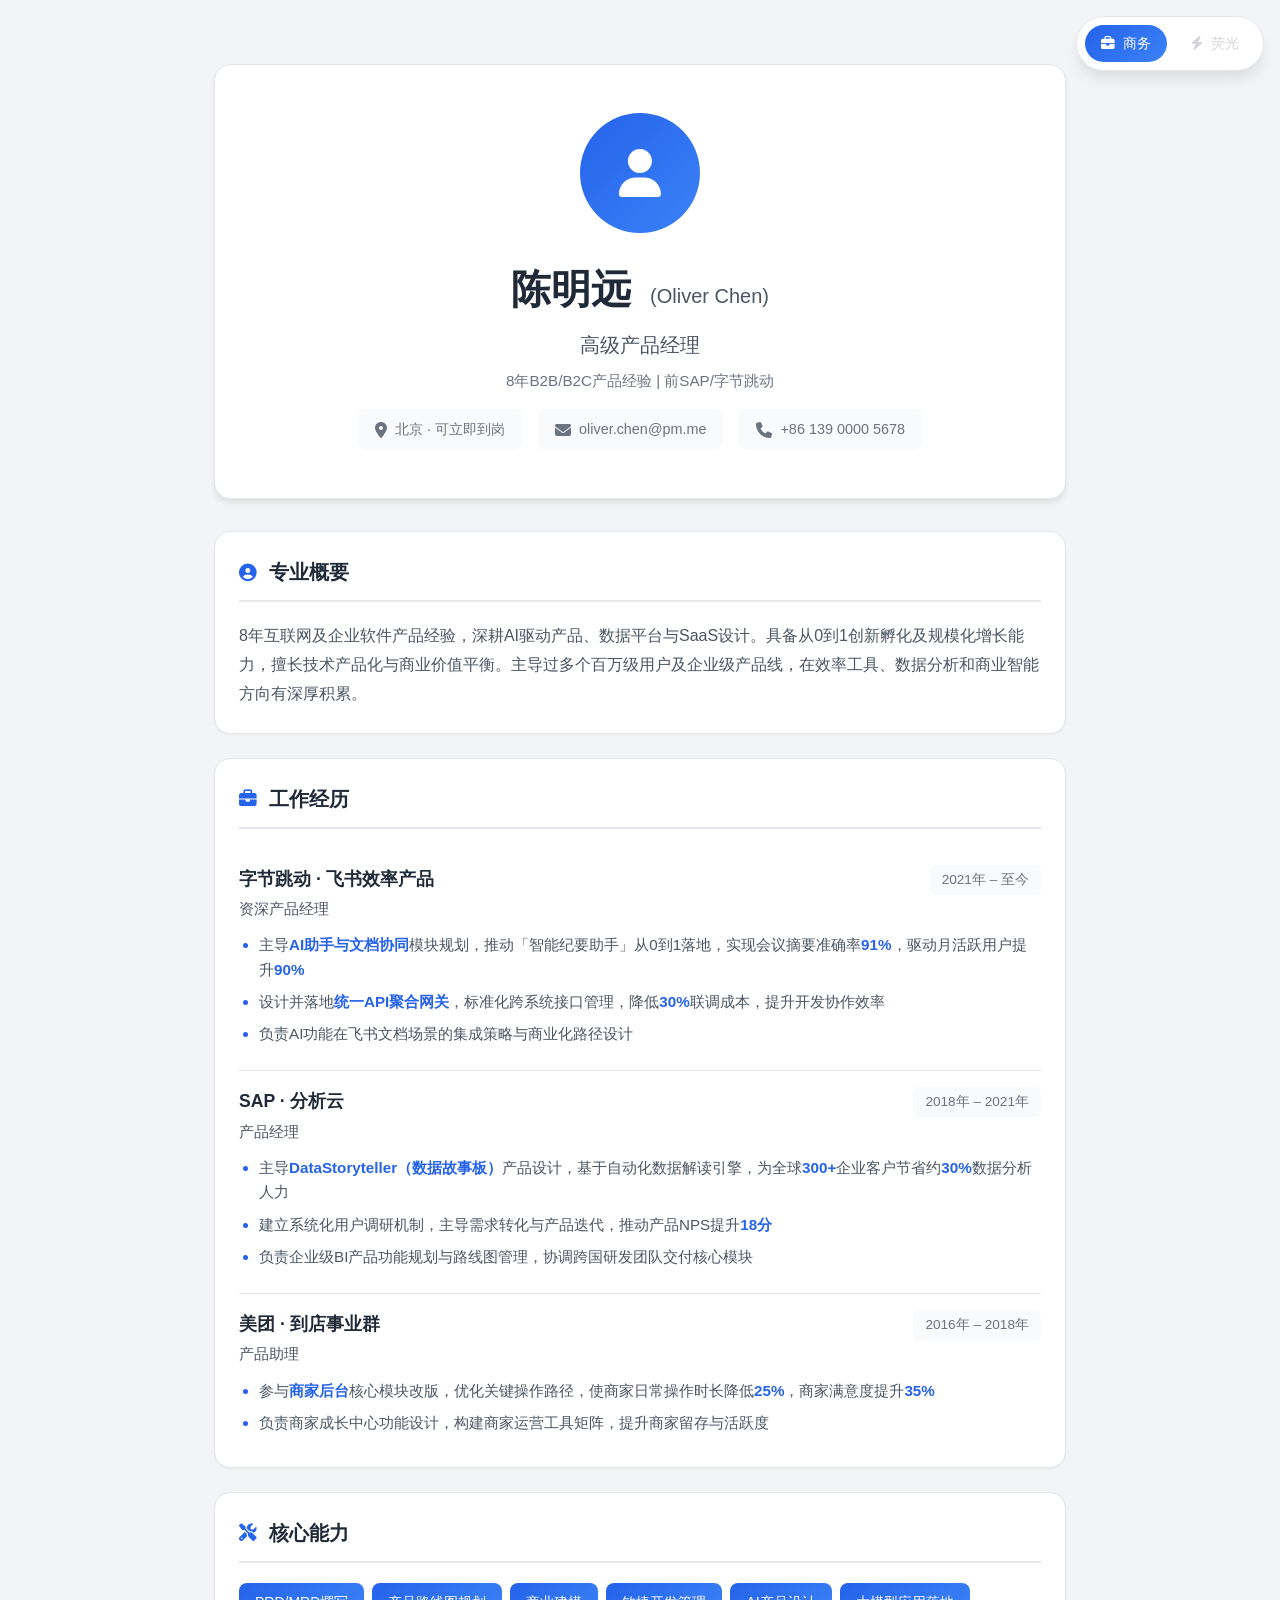
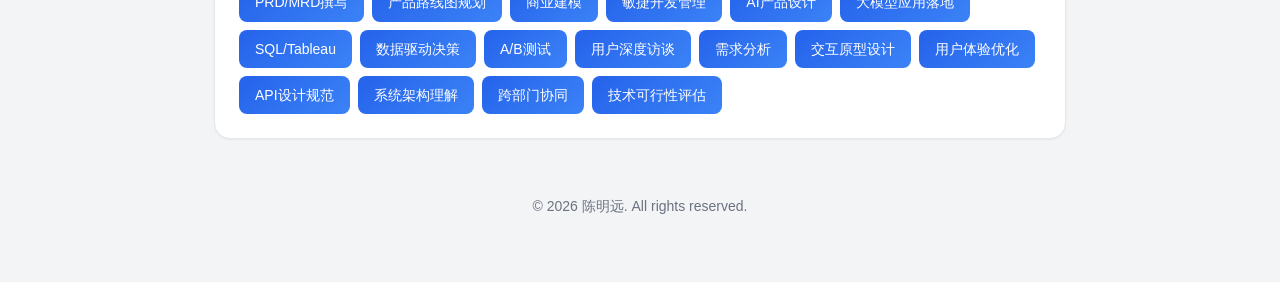
<file: chen_mingyuan.html>
<!DOCTYPE html>
<html lang="zh-CN">
<head>
    <meta charset="UTF-8">
    <meta name="viewport" content="width=device-width, initial-scale=1.0">
    <title>陈明远 - 高级产品经理</title>
    <link rel="stylesheet" href="style.css">
    <link rel="stylesheet" href="https://cdnjs.cloudflare.com/ajax/libs/font-awesome/6.4.0/css/all.min.css">
</head>
<body>
    <div class="container">
        <!-- 头部信息 -->
        <header class="header">
            <div class="avatar-placeholder">
                <i class="fas fa-user"></i>
            </div>
            <h1 class="name">陈明远 <span class="name-en">(Oliver Chen)</span></h1>
            <p class="title">高级产品经理</p>
            <p class="subtitle">8年B2B/B2C产品经验 | 前SAP/字节跳动</p>
            <div class="contact-info">
                <span class="contact-item">
                    <i class="fas fa-map-marker-alt"></i>
                    <span>北京 · 可立即到岗</span>
                </span>
                <a href="mailto:oliver.chen@pm.me" class="contact-item">
                    <i class="fas fa-envelope"></i>
                    <span>oliver.chen@pm.me</span>
                </a>
                <a href="tel:+86 139 0000 5678" class="contact-item">
                    <i class="fas fa-phone"></i>
                    <span>+86 139 0000 5678</span>
                </a>
            </div>
        </header>

        <!-- 个人简介 -->
        <section class="section">
            <h2 class="section-title">
                <i class="fas fa-user-circle"></i>
                专业概要
            </h2>
            <div class="section-content">
                <p class="summary">8年互联网及企业软件产品经验，深耕AI驱动产品、数据平台与SaaS设计。具备从0到1创新孵化及规模化增长能力，擅长技术产品化与商业价值平衡。主导过多个百万级用户及企业级产品线，在效率工具、数据分析和商业智能方向有深厚积累。</p>
            </div>
        </section>

        <!-- 工作经历 -->
        <section class="section">
            <h2 class="section-title">
                <i class="fas fa-briefcase"></i>
                工作经历
            </h2>
            <div class="section-content">
                
                <div class="item">
                    <div class="item-header">
                        <div class="item-main">
                            <h3 class="item-title">字节跳动 · 飞书效率产品</h3>
                            <p class="item-subtitle">资深产品经理</p>
                        </div>
                        <div class="item-meta">
                            <span class="item-date">2021年 – 至今</span>
                        </div>
                    </div>
                    <ul class="item-list">
                        
                        <li>主导<strong>AI助手与文档协同</strong>模块规划，推动「智能纪要助手」从0到1落地，实现会议摘要准确率<strong>91%</strong>，驱动月活跃用户提升<strong>90%</strong></li>
                        
                        <li>设计并落地<strong>统一API聚合网关</strong>，标准化跨系统接口管理，降低<strong>30%</strong>联调成本，提升开发协作效率</li>
                        
                        <li>负责AI功能在飞书文档场景的集成策略与商业化路径设计</li>
                        
                    </ul>
                </div>
                
                <div class="item">
                    <div class="item-header">
                        <div class="item-main">
                            <h3 class="item-title">SAP · 分析云</h3>
                            <p class="item-subtitle">产品经理</p>
                        </div>
                        <div class="item-meta">
                            <span class="item-date">2018年 – 2021年</span>
                        </div>
                    </div>
                    <ul class="item-list">
                        
                        <li>主导<strong>DataStoryteller（数据故事板）</strong>产品设计，基于自动化数据解读引擎，为全球<strong>300+</strong>企业客户节省约<strong>30%</strong>数据分析人力</li>
                        
                        <li>建立系统化用户调研机制，主导需求转化与产品迭代，推动产品NPS提升<strong>18分</strong></li>
                        
                        <li>负责企业级BI产品功能规划与路线图管理，协调跨国研发团队交付核心模块</li>
                        
                    </ul>
                </div>
                
                <div class="item">
                    <div class="item-header">
                        <div class="item-main">
                            <h3 class="item-title">美团 · 到店事业群</h3>
                            <p class="item-subtitle">产品助理</p>
                        </div>
                        <div class="item-meta">
                            <span class="item-date">2016年 – 2018年</span>
                        </div>
                    </div>
                    <ul class="item-list">
                        
                        <li>参与<strong>商家后台</strong>核心模块改版，优化关键操作路径，使商家日常操作时长降低<strong>25%</strong>，商家满意度提升<strong>35%</strong></li>
                        
                        <li>负责商家成长中心功能设计，构建商家运营工具矩阵，提升商家留存与活跃度</li>
                        
                    </ul>
                </div>
                
            </div>
        </section>

        <!-- 核心能力 -->
        <section class="section">
            <h2 class="section-title">
                <i class="fas fa-tools"></i>
                核心能力
            </h2>
            <div class="section-content">
                <div class="skills-container">
                    
                    <span class="skill-tag">PRD/MRD撰写</span>
                    
                    <span class="skill-tag">产品路线图规划</span>
                    
                    <span class="skill-tag">商业建模</span>
                    
                    <span class="skill-tag">敏捷开发管理</span>
                    
                    <span class="skill-tag">AI产品设计</span>
                    
                    <span class="skill-tag">大模型应用落地</span>
                    
                    <span class="skill-tag">SQL/Tableau</span>
                    
                    <span class="skill-tag">数据驱动决策</span>
                    
                    <span class="skill-tag">A/B测试</span>
                    
                    <span class="skill-tag">用户深度访谈</span>
                    
                    <span class="skill-tag">需求分析</span>
                    
                    <span class="skill-tag">交互原型设计</span>
                    
                    <span class="skill-tag">用户体验优化</span>
                    
                    <span class="skill-tag">API设计规范</span>
                    
                    <span class="skill-tag">系统架构理解</span>
                    
                    <span class="skill-tag">跨部门协同</span>
                    
                    <span class="skill-tag">技术可行性评估</span>
                    
                </div>
            </div>
        </section>

        <!-- 页脚 -->
        <footer class="footer">
            <p>© 2026 陈明远. All rights reserved.</p>
        </footer>
    </div>
    <script src="script.js"></script>
</body>
</html>
</file>
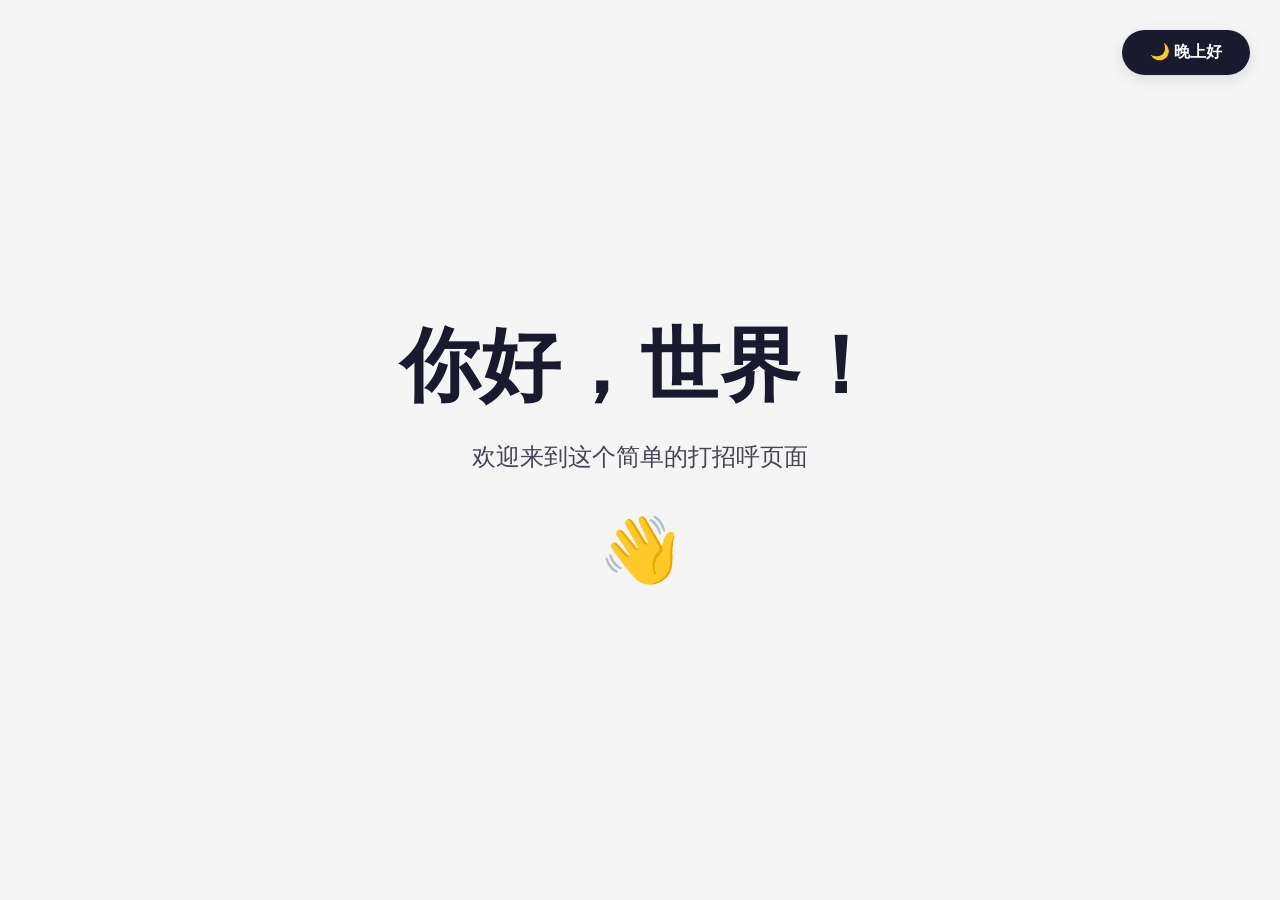
<file: greeting.html>
<!DOCTYPE html>
<html lang="zh-CN">
<head>
    <meta charset="UTF-8">
    <meta name="viewport" content="width=device-width, initial-scale=1.0">
    <title>Hello World</title>
    <style>
        * {
            margin: 0;
            padding: 0;
            box-sizing: border-box;
            transition: background-color 0.5s ease, color 0.5s ease, text-shadow 0.5s ease;
        }

        :root {
            --bg-color: #f5f5f5;
            --text-color: #1a1a2e;
            --button-bg: #1a1a2e;
            --button-text: #ffffff;
            --text-shadow: none;
            --glow-color: transparent;
        }

        .dark-mode {
            --bg-color: #0a0a1a;
            --text-color: #00ff88;
            --button-bg: #00ff88;
            --button-text: #0a0a1a;
            --text-shadow: 0 0 10px #00ff88, 0 0 20px #00ff88, 0 0 40px #00ff88;
            --glow-color: #00ff88;
        }

        body {
            font-family: 'Segoe UI', 'PingFang SC', 'Microsoft YaHei', sans-serif;
            min-height: 100vh;
            display: flex;
            flex-direction: column;
            align-items: center;
            justify-content: center;
            background-color: var(--bg-color);
            color: var(--text-color);
        }

        .toggle-container {
            position: fixed;
            top: 30px;
            right: 30px;
        }

        .toggle-btn {
            padding: 12px 28px;
            font-size: 16px;
            font-weight: 600;
            border: none;
            border-radius: 50px;
            cursor: pointer;
            background-color: var(--button-bg);
            color: var(--button-text);
            box-shadow: 0 4px 15px rgba(0, 0, 0, 0.1);
        }

        .toggle-btn:hover {
            transform: scale(1.05);
            box-shadow: 0 6px 20px rgba(0, 0, 0, 0.15);
        }

        .dark-mode .toggle-btn {
            box-shadow: 0 4px 20px var(--glow-color);
        }

        .dark-mode .toggle-btn:hover {
            box-shadow: 0 6px 30px var(--glow-color);
        }

        .content {
            text-align: center;
            padding: 20px;
        }

        h1 {
            font-size: 5rem;
            font-weight: 700;
            margin-bottom: 20px;
            text-shadow: var(--text-shadow);
        }

        p {
            font-size: 1.5rem;
            opacity: 0.8;
            text-shadow: var(--text-shadow);
        }

        .emoji {
            font-size: 4rem;
            margin-top: 40px;
        }

        @media (max-width: 600px) {
            h1 {
                font-size: 3rem;
            }
            p {
                font-size: 1.2rem;
            }
            .toggle-container {
                top: 20px;
                right: 20px;
            }
            .toggle-btn {
                padding: 10px 20px;
                font-size: 14px;
            }
        }
    </style>
</head>
<body>
    <div class="toggle-container">
        <button class="toggle-btn" onclick="toggleMode()">
            <span id="modeText">🌙 晚上好</span>
        </button>
    </div>

    <div class="content">
        <h1>你好，世界！</h1>
        <p>欢迎来到这个简单的打招呼页面</p>
        <div class="emoji">👋</div>
    </div>

    <script>
        function toggleMode() {
            const body = document.body;
            const modeText = document.getElementById('modeText');
            
            if (body.classList.contains('dark-mode')) {
                body.classList.remove('dark-mode');
                modeText.textContent = '🌙 晚上好';
            } else {
                body.classList.add('dark-mode');
                modeText.textContent = '☀️ 白天好';
            }
        }
    </script>
</body>
</html>
</file>
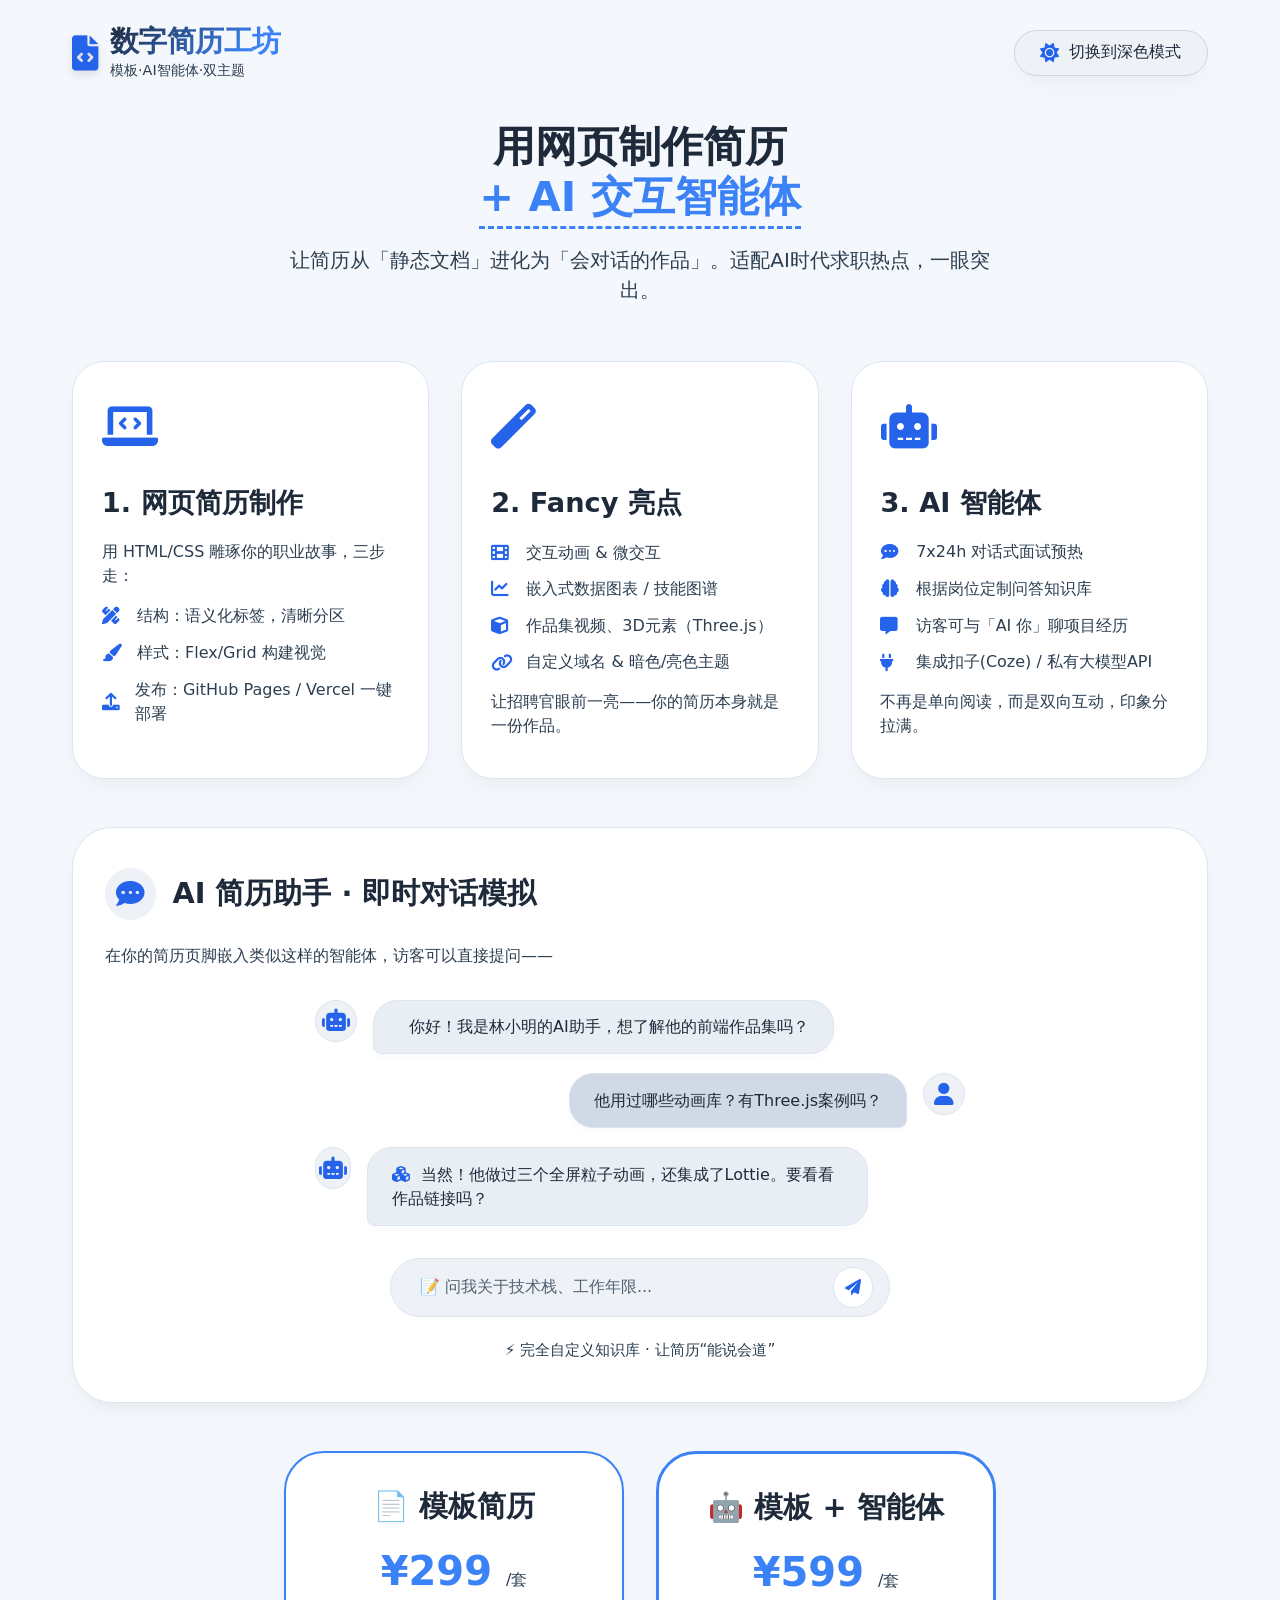
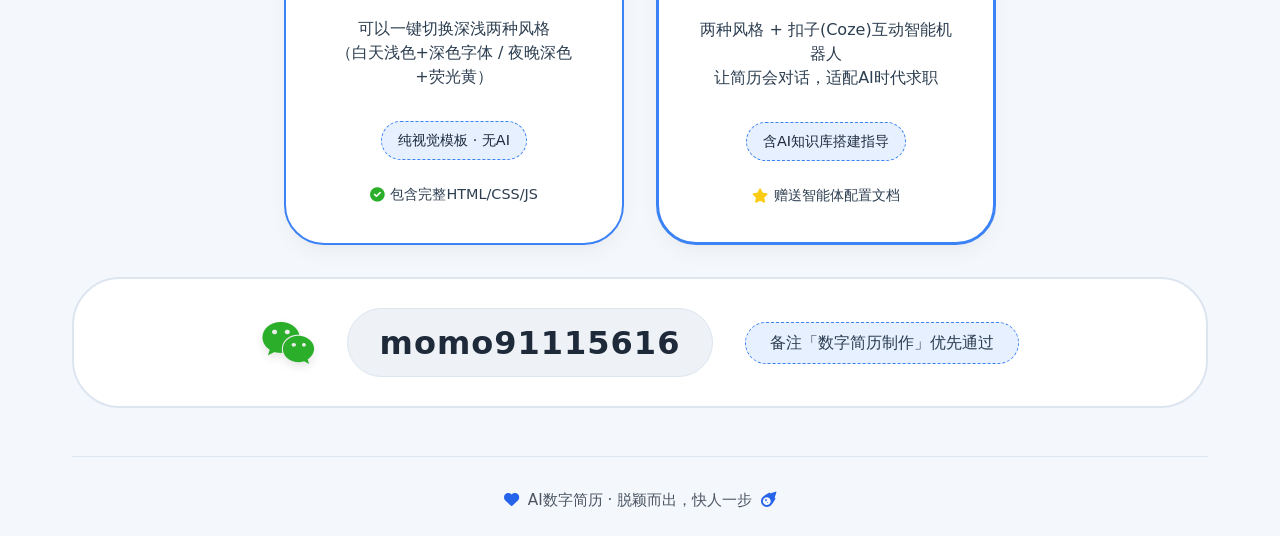
<file: index-1.html>
<!DOCTYPE html>
<html lang="en">
<head>
    <meta charset="UTF-8">
    <meta name="viewport" content="width=device-width, initial-scale=1.0">
    <title>数字简历工坊 · 网页模板 + AI智能体</title>
    <!-- Font Awesome 6 (免费图标) -->
    <link rel="stylesheet" href="https://cdnjs.cloudflare.com/ajax/libs/font-awesome/6.0.0-beta3/css/all.min.css">
    <style>
        * {
            margin: 0;
            padding: 0;
            box-sizing: border-box;
            transition: background-color 0.3s ease, color 0.2s ease, border-color 0.2s ease, box-shadow 0.2s ease;
        }

        /* 两套主题变量 — 白天 & 夜晚（荧光黄）完全沿用第一版 */
        body.theme-light {
            --bg-body: #f4f7fb;
            --bg-card: #ffffff;
            --text-primary: #1e2a3a;
            --text-secondary: #2c3e50;
            --border-light: #dce5f0;
            --accent-soft: #3b82f6;
            --shadow: 0 10px 25px -5px rgba(0,0,0,0.05), 0 8px 10px -6px rgba(0,0,0,0.02);
            --btn-bg: #eef2f6;
            --btn-border: #cbd5e1;
            --btn-hover: #e2e8f0;
            --message-left: #e9eef4;
            --message-right: #d1d9e6;
            --icon-color: #2563eb;
            --footer-text: #4b5563;
            --chart-bar: #3b82f6;
            --price-badge-bg: #e6f0ff;
        }

        body.theme-dark {
            --bg-body: #0d1117;           /* 深色底 */
            --bg-card: #161c24;           /* 卡片稍亮 */
            --text-primary: #ffff66;       /* 荧光黄主字体 */
            --text-secondary: #ffffb0;      /* 柔和荧光黄辅助 */
            --border-light: #2d3748;
            --accent-soft: #facc15;        /* 金 */
            --shadow: 0 20px 30px -10px rgba(0,0,0,0.7);
            --btn-bg: #1f2a3f;
            --btn-border: #3e4c5d;
            --btn-hover: #2b3b55;
            --message-left: #1e2a3a;
            --message-right: #2a384b;
            --icon-color: #ffe066;
            --footer-text: #c0c5cc;
            --chart-bar: #ffe066;
            --price-badge-bg: #2a384b;
        }

        body {
            font-family: 'Inter', system-ui, -apple-system, BlinkMacSystemFont, 'Segoe UI', Roboto, sans-serif;
            background-color: var(--bg-body);
            color: var(--text-primary);
            line-height: 1.5;
            min-height: 100vh;
            display: flex;
            flex-direction: column;
        }

        .container {
            max-width: 1200px;
            margin: 0 auto;
            padding: 1.5rem 2rem;
            width: 100%;
        }

        /* 头部 (和第一版相同) */
        .navbar {
            display: flex;
            justify-content: space-between;
            align-items: center;
            flex-wrap: wrap;
            gap: 1.5rem;
            margin-bottom: 2rem;
        }

        .logo-area {
            display: flex;
            align-items: center;
            gap: 0.75rem;
        }

        .logo-icon {
            font-size: 2.2rem;
            color: var(--icon-color);
            filter: drop-shadow(0 4px 4px rgba(0,0,0,0.1));
        }

        .logo-text h1 {
            font-size: 1.8rem;
            font-weight: 700;
            letter-spacing: -0.02em;
            background: linear-gradient(135deg, var(--text-primary) 0%, var(--accent-soft) 80%);
            -webkit-background-clip: text;
            -webkit-text-fill-color: transparent;
            background-clip: text;
            line-height: 1.2;
        }

        .logo-text p {
            font-size: 0.9rem;
            color: var(--text-secondary);
            margin-top: 0.1rem;
        }

        /* 一键切换按钮 */
        .theme-toggle-btn {
            background: var(--btn-bg);
            border: 1px solid var(--btn-border);
            color: var(--text-primary);
            padding: 0.7rem 1.6rem;
            border-radius: 60px;
            font-size: 1rem;
            font-weight: 500;
            cursor: pointer;
            display: flex;
            align-items: center;
            gap: 10px;
            box-shadow: var(--shadow);
            backdrop-filter: blur(4px);
            transition: all 0.2s;
        }

        .theme-toggle-btn i {
            font-size: 1.2rem;
            color: var(--icon-color);
        }

        .theme-toggle-btn:hover {
            background: var(--btn-hover);
            transform: scale(1.02);
            border-color: var(--accent-soft);
        }

        /* 引言区 */
        .hero {
            text-align: center;
            margin: 2.5rem 0 3.5rem;
        }

        .hero h2 {
            font-size: 2.6rem;
            font-weight: 800;
            line-height: 1.2;
            margin-bottom: 1rem;
            color: var(--text-primary);
        }

        .hero .highlight {
            color: var(--accent-soft);
            border-bottom: 3px dashed var(--accent-soft);
            display: inline-block;
            padding-bottom: 4px;
        }

        .hero p {
            font-size: 1.25rem;
            max-width: 700px;
            margin: 0 auto;
            color: var(--text-secondary);
        }

        /* 三个核心卡片 (第一版的三块内容) */
        .features-grid {
            display: grid;
            grid-template-columns: repeat(auto-fit, minmax(280px, 1fr));
            gap: 2rem;
            margin: 3rem 0 2.5rem;
        }

        .card {
            background: var(--bg-card);
            padding: 2rem 1.8rem;
            border-radius: 32px;
            border: 1px solid var(--border-light);
            box-shadow: var(--shadow);
            backdrop-filter: blur(2px);
            transition: transform 0.2s;
        }

        .card:hover {
            transform: translateY(-6px);
        }

        .card-icon {
            font-size: 2.8rem;
            color: var(--icon-color);
            margin-bottom: 1.4rem;
        }

        .card h3 {
            font-size: 1.7rem;
            font-weight: 600;
            margin-bottom: 1rem;
            color: var(--text-primary);
        }

        .card p, .card li {
            color: var(--text-secondary);
            margin-bottom: 0.5rem;
        }

        .card ul {
            list-style-type: none;
            margin-top: 1rem;
        }

        .card li {
            display: flex;
            align-items: center;
            gap: 0.7rem;
            margin-bottom: 0.8rem;
        }

        .card li i {
            color: var(--icon-color);
            font-size: 1.1rem;
            width: 1.5rem;
        }

        /* 小型图表 (装饰第二卡片，可选) */
        .mini-chart {
            display: flex;
            align-items: flex-end;
            gap: 8px;
            margin: 1rem 0 1.2rem;
            height: 60px;
        }
        .mini-chart .bar {
            width: 18px;
            background: var(--chart-bar);
            border-radius: 8px 8px 4px 4px;
            opacity: 0.7;
        }
        .mini-chart .bar:nth-child(1) { height: 28px; }
        .mini-chart .bar:nth-child(2) { height: 46px; }
        .mini-chart .bar:nth-child(3) { height: 62px; }
        .mini-chart .bar:nth-child(4) { height: 34px; }
        .mini-chart .bar:nth-child(5) { height: 55px; }

        /* AI模拟对话区 (来自第一版) */
        .ai-demo-section {
            background: var(--bg-card);
            border-radius: 2.5rem;
            padding: 2.5rem 2rem;
            margin: 3rem 0 2rem;
            border: 1px solid var(--border-light);
            box-shadow: var(--shadow);
        }

        .ai-demo-title {
            display: flex;
            align-items: center;
            gap: 1rem;
            font-size: 1.8rem;
            font-weight: 650;
            margin-bottom: 1.5rem;
            color: var(--text-primary);
        }

        .ai-demo-title i {
            color: var(--icon-color);
            background: var(--btn-bg);
            padding: 0.7rem;
            border-radius: 50%;
        }

        .chat-simulation {
            display: flex;
            flex-direction: column;
            gap: 1.2rem;
            max-width: 650px;
            margin: 2rem auto 0.5rem;
        }

        .message {
            display: flex;
            align-items: flex-start;
            gap: 1rem;
            max-width: 85%;
        }

        .message.left {
            align-self: flex-start;
        }

        .message.right {
            align-self: flex-end;
            flex-direction: row-reverse;
        }

        .avatar {
            background: var(--btn-bg);
            border-radius: 40px;
            width: 42px;
            height: 42px;
            display: flex;
            align-items: center;
            justify-content: center;
            font-size: 1.4rem;
            color: var(--icon-color);
            border: 1px solid var(--border-light);
        }

        .bubble {
            background: var(--message-left);
            padding: 0.9rem 1.5rem;
            border-radius: 24px 24px 24px 8px;
            color: var(--text-primary);
            border: 1px solid var(--border-light);
            box-shadow: 0 4px 8px rgba(0,0,0,0.02);
            font-size: 1rem;
            line-height: 1.5;
        }

        .message.right .bubble {
            background: var(--message-right);
            border-radius: 24px 24px 8px 24px;
        }

        .bubble i {
            margin-right: 6px;
            color: var(--icon-color);
        }

        .input-demo {
            margin-top: 2rem;
            display: flex;
            align-items: center;
            background: var(--btn-bg);
            border-radius: 60px;
            border: 1px solid var(--border-light);
            padding: 0.5rem 1rem 0.5rem 1.8rem;
            max-width: 500px;
            margin-left: auto;
            margin-right: auto;
        }

        .input-demo span {
            color: var(--text-secondary);
            opacity: 0.8;
            font-size: 1rem;
            flex: 1;
        }

        .input-demo i {
            background: var(--bg-card);
            padding: 0.7rem;
            border-radius: 50%;
            color: var(--icon-color);
            border: 1px solid var(--border-light);
        }

        /* ========== 新增价格卡片 (来自最后一版) ========= */
        .pricing-row {
            display: flex;
            flex-wrap: wrap;
            gap: 2rem;
            justify-content: center;
            margin: 3rem 0 2rem;
        }

        .price-card {
            background: var(--bg-card);
            border-radius: 2.5rem;
            padding: 2rem 2rem 2.2rem;
            flex: 1 1 260px;
            max-width: 340px;
            border: 2px solid var(--accent-soft);
            box-shadow: var(--shadow);
            text-align: center;
        }

        .price-card h3 {
            font-size: 1.8rem;
            font-weight: 700;
            color: var(--text-primary);
            margin-bottom: 0.8rem;
        }

        .price-tag {
            font-size: 2.5rem;
            font-weight: 800;
            color: var(--accent-soft);
            margin: 0.5rem 0;
        }
        .price-tag small {
            font-size: 1rem;
            font-weight: 400;
            color: var(--text-secondary);
        }

        .price-desc {
            color: var(--text-secondary);
            font-size: 1rem;
            margin: 1rem 0 1.5rem;
            padding: 0 0.5rem;
        }

        .price-badge {
            background: var(--price-badge-bg);
            border: 1px dashed var(--accent-soft);
            border-radius: 40px;
            padding: 0.5rem 1rem;
            color: var(--text-primary);
            font-size: 0.9rem;
            display: inline-block;
            margin: 0.5rem 0;
        }

        .price-note {
            color: var(--text-secondary);
            font-size: 0.9rem;
            margin-top: 1rem;
            display: flex;
            align-items: center;
            justify-content: center;
            gap: 0.4rem;
        }
        .price-note i {
            color: var(--icon-color);
        }

        /* 联系方式区块 */
        .contact-block {
            background: var(--bg-card);
            border-radius: 3rem;
            padding: 1.8rem 2rem;
            margin: 2rem 0 3rem;
            border: 2px solid var(--border-light);
            display: flex;
            flex-wrap: wrap;
            align-items: center;
            justify-content: center;
            gap: 2rem;
        }

        .wechat-icon {
            font-size: 3rem;
            color: #2baf2b;
            filter: drop-shadow(0 4px 4px rgba(0,0,0,0.1));
        }

        .contact-text {
            font-size: 2rem;
            font-weight: 700;
            background: var(--btn-bg);
            padding: 0.6rem 2rem;
            border-radius: 60px;
            border: 1px solid var(--border-light);
            color: var(--text-primary);
            letter-spacing: 1px;
        }

        .contact-text i {
            color: var(--accent-soft);
            margin-right: 8px;
        }

        .contact-remark {
            background: var(--price-badge-bg);
            border-radius: 60px;
            padding: 0.5rem 1.5rem;
            color: var(--text-secondary);
            border: 1px dashed var(--accent-soft);
            font-size: 1rem;
        }

        /* 页脚 (沿用) */
        .footer-note {
            margin-top: 3rem;
            text-align: center;
            color: var(--footer-text);
            border-top: 1px solid var(--border-light);
            padding-top: 2rem;
            font-size: 0.95rem;
        }

        .footer-note i {
            color: var(--icon-color);
            margin: 0 4px;
        }

        @media (max-width: 600px) {
            .navbar { flex-direction: column; align-items: flex-start; }
            .hero h2 { font-size: 2rem; }
            .container { padding: 1rem 1.2rem; }
            .contact-text { font-size: 1.4rem; }
        }
    </style>
</head>
<body class="theme-light">
    <div class="container">
        <!-- 头部 (第一版) -->
        <div class="navbar">
            <div class="logo-area">
                <i class="fas fa-file-code logo-icon"></i>
                <div class="logo-text">
                    <h1>数字简历工坊</h1>
                    <p>模板·AI智能体·双主题</p>
                </div>
            </div>
            <button class="theme-toggle-btn" id="themeToggleBtn">
                <i class="fas fa-sun"></i> 切换到深色模式
            </button>
        </div>

        <!-- 英雄区 (第一版文案) -->
        <div class="hero">
            <h2>
                用网页制作简历 <br>
                <span class="highlight">+ AI 交互智能体</span>
            </h2>
            <p>让简历从「静态文档」进化为「会对话的作品」。适配AI时代求职热点，一眼突出。</p>
        </div>

        <!-- 三个核心卡片 (完全复用第一版内容) -->
        <div class="features-grid">
            <!-- 卡片 1: 怎么用网页制作简历 -->
            <div class="card">
                <div class="card-icon"><i class="fas fa-laptop-code"></i></div>
                <h3>1. 网页简历制作</h3>
                <p>用 HTML/CSS 雕琢你的职业故事，三步走：</p>
                <ul>
                    <li><i class="fas fa-pencil-ruler"></i> 结构：语义化标签，清晰分区</li>
                    <li><i class="fas fa-paint-brush"></i> 样式：Flex/Grid 构建视觉</li>
                    <li><i class="fas fa-upload"></i> 发布：GitHub Pages / Vercel 一键部署</li>
                </ul>
            </div>

            <!-- 卡片 2: 网页简历fancy之处 (加了迷你柱状图装饰) -->
            <div class="card">
                <div class="card-icon"><i class="fas fa-magic"></i></div>
                <h3>2. Fancy 亮点</h3>
                <ul>
                    <li><i class="fas fa-film"></i> 交互动画 & 微交互</li>
                    <li><i class="fas fa-chart-line"></i> 嵌入式数据图表 / 技能图谱</li>
                    <li><i class="fas fa-cube"></i> 作品集视频、3D元素（Three.js）</li>
                    <li><i class="fas fa-link"></i> 自定义域名 & 暗色/亮色主题</li>
                </ul>
                <p style="margin-top: 1rem;">让招聘官眼前一亮——你的简历本身就是一份作品。</p>
            </div>

            <!-- 卡片 3: AI交互智能体 -->
            <div class="card">
                <div class="card-icon"><i class="fas fa-robot"></i></div>
                <h3>3. AI 智能体</h3>
                <ul>
                    <li><i class="fas fa-comment-dots"></i> 7x24h 对话式面试预热</li>
                    <li><i class="fas fa-brain"></i> 根据岗位定制问答知识库</li>
                    <li><i class="fas fa-message"></i> 访客可与「AI 你」聊项目经历</li>
                    <li><i class="fas fa-plug"></i> 集成扣子(Coze) / 私有大模型API</li>
                </ul>
                <p style="margin-top: 1rem;">不再是单向阅读，而是双向互动，印象分拉满。</p>
            </div>
        </div>

        <!-- AI 模拟对话 (沿用第一版) -->
        <div class="ai-demo-section">
            <div class="ai-demo-title">
                <i class="fas fa-comment-dots"></i> 
                <span>AI 简历助手 · 即时对话模拟</span>
            </div>
            <p style="color: var(--text-secondary); margin-bottom: 2rem;">在你的简历页脚嵌入类似这样的智能体，访客可以直接提问——</p>
            
            <div class="chat-simulation">
                <div class="message left">
                    <div class="avatar"><i class="fas fa-robot"></i></div>
                    <div class="bubble"><i class="fas fa-hand-wave"></i> 你好！我是林小明的AI助手，想了解他的前端作品集吗？</div>
                </div>
                <div class="message right">
                    <div class="avatar"><i class="fas fa-user"></i></div>
                    <div class="bubble">他用过哪些动画库？有Three.js案例吗？</div>
                </div>
                <div class="message left">
                    <div class="avatar"><i class="fas fa-robot"></i></div>
                    <div class="bubble"><i class="fas fa-cubes"></i> 当然！他做过三个全屏粒子动画，还集成了Lottie。要看看作品链接吗？</div>
                </div>
            </div>

            <div class="input-demo">
                <span>📝 问我关于技术栈、工作年限...</span>
                <i class="fas fa-paper-plane"></i>
            </div>
            <p style="text-align: center; margin-top: 1.4rem; color: var(--text-secondary); font-size: 0.95rem;">
                ⚡ 完全自定义知识库 · 让简历“能说会道”
            </p>
        </div>

        <!-- ========== 产品价格 (新增) ========= -->
        <div class="pricing-row">
            <!-- 套餐一：模板简历 299元/套 -->
            <div class="price-card">
                <h3>📄 模板简历</h3>
                <div class="price-tag">¥299 <small>/套</small></div>
                <p class="price-desc">可以一键切换深浅两种风格<br>（白天浅色+深色字体 / 夜晚深色+荧光黄）</p>
                <div class="price-badge">纯视觉模板 · 无AI</div>
                <div class="price-note"><i class="fas fa-check-circle" style="color:#2baf2b;"></i> 包含完整HTML/CSS/JS</div>
            </div>
            <!-- 套餐二：模板简历+扣子互动智能体 599元/套 -->
            <div class="price-card" style="border-color: var(--accent-soft); border-width: 3px;">
                <h3>🤖 模板 + 智能体</h3>
                <div class="price-tag">¥599 <small>/套</small></div>
                <p class="price-desc">两种风格 + 扣子(Coze)互动智能机器人<br>让简历会对话，适配AI时代求职</p>
                <div class="price-badge">含AI知识库搭建指导</div>
                <div class="price-note"><i class="fas fa-star" style="color: #facc15;"></i> 赠送智能体配置文档</div>
            </div>
        </div>

        <!-- 联系方式 (wx) -->
        <div class="contact-block">
            <i class="fab fa-weixin wechat-icon"></i>
            <span class="contact-text"></i> momo91115616</span>
            <span class="contact-remark">备注「数字简历制作」优先通过</span>
        </div>

        <!-- 页脚 (第一版的轻松风格) -->
        <div class="footer-note">
            <i class="fas fa-heart"></i> AI数字简历 · 脱颖而出，快人一步 <i class="fas fa-meteor"></i><br>

        </div>
    </div>

    <!-- 一键切换脚本 (与第一版一致) -->
    <script>
        (function() {
            const body = document.body;
            const toggleBtn = document.getElementById('themeToggleBtn');

            function updateButtonText() {
                if (body.classList.contains('theme-light')) {
                    toggleBtn.innerHTML = '<i class="fas fa-sun"></i> 切换到深色模式';
                } else {
                    toggleBtn.innerHTML = '<i class="fas fa-moon"></i> 切换到白天模式';
                }
            }

            toggleBtn.addEventListener('click', function() {
                if (body.classList.contains('theme-light')) {
                    body.classList.remove('theme-light');
                    body.classList.add('theme-dark');
                } else {
                    body.classList.remove('theme-dark');
                    body.classList.add('theme-light');
                }
                updateButtonText();
            });

            updateButtonText();
        })();
    </script>
</body>
</html>
</file>
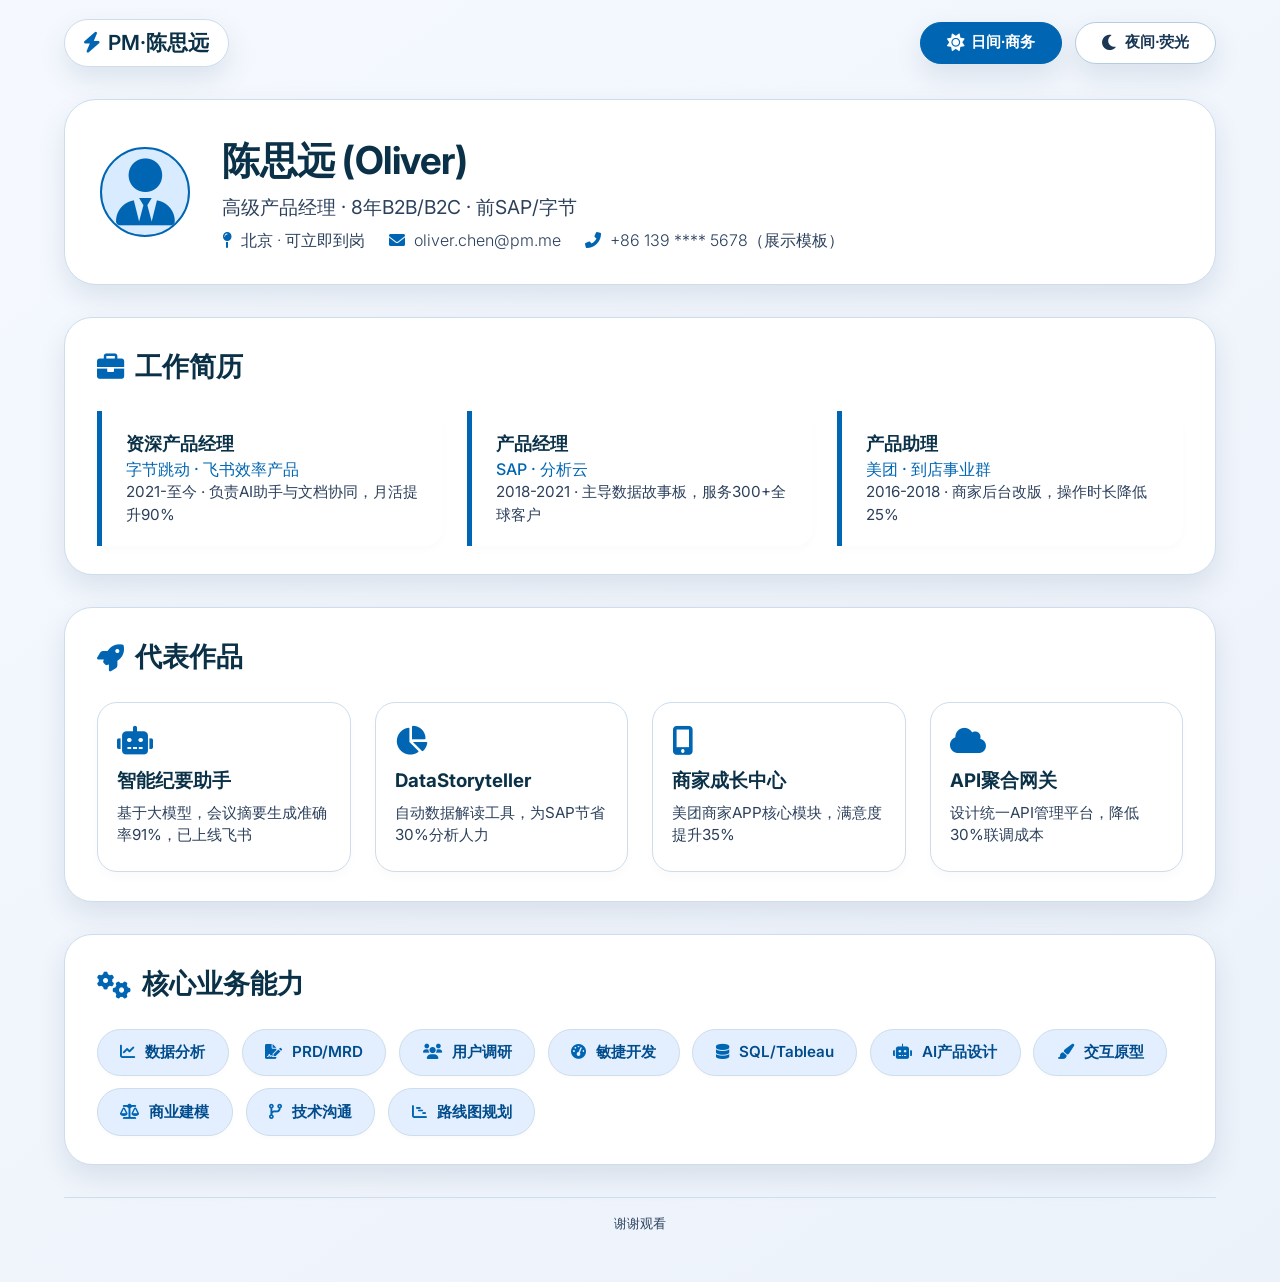
<file: index-2.html>
<!DOCTYPE html>
<html lang="en">
<head>
    <meta charset="UTF-8">
    <meta name="viewport" content="width=device-width, initial-scale=1.0, maximum-scale=1.5, user-scalable=yes">
    <title>产品经理面试 · 双模商务模板</title>
    <!-- Font Awesome 6 图标库 (免费) -->
    <link rel="stylesheet" href="https://cdnjs.cloudflare.com/ajax/libs/font-awesome/6.0.0-beta3/css/all.min.css">
    <!-- 商务科技字体 Inter 干净现代 -->
    <link rel="preconnect" href="https://fonts.googleapis.com">
    <link rel="preconnect" href="https://fonts.gstatic.com" crossorigin>
    <link href="https://fonts.googleapis.com/css2?family=Inter:opsz,wght@14..32,300..700&display=swap" rel="stylesheet">
    <style>
        * {
            margin: 0;
            padding: 0;
            box-sizing: border-box;
        }

        body {
            font-family: 'Inter', system-ui, -apple-system, sans-serif;
            line-height: 1.5;
            transition: background-color 0.2s ease, color 0.2s ease;
            min-height: 100vh;
            display: flex;
            flex-direction: column;
            align-items: center;
        }

        /* ----- 浅色模式 (默认) 变量：商务浅底深字 ----- */
        :root {
            --bg-gradient: linear-gradient(145deg, #f5f9ff 0%, #ecf2fa 100%);
            --surface: #ffffff;
            --card-bg: #ffffff;
            --text-primary: #1a2b3e;
            --text-secondary: #2c405c;
            --heading-color: #0a3147;
            --accent: #0066b3;          /* 科技蓝 */
            --accent-soft: #d9ebff;
            --border-light: #cdddec;
            --shadow: 0 12px 28px rgba(0, 40, 70, 0.1);
            --tag-bg: #e3efff;
            --tag-text: #004c8c;
            --chat-user-bg: #cce5ff;
            --chat-ai-bg: #eef3f9;
            --chat-border: #b8cfec;
            --btn-mode-bg: #ffffff;
            --btn-mode-border: #b5cde0;
            --btn-mode-color: #1a3855;
        }

        /* ----- 深色/荧光黄模式 ----- */
        body.dark-mode {
            --bg-gradient: #0b1015;              /* 纯深色背景 */
            --surface: #1a2632;
            --card-bg: #1f2e3d;
            --text-primary: #e0eaf5;
            --text-secondary: #c0d0e0;
            --heading-color: #ffff99;              /* 荧光黄主色 */
            --accent: #ffe566;                      /* 荧光黄用于强调 */
            --accent-soft: #3f5568;
            --border-light: #3f5568;
            --shadow: 0 20px 30px rgba(0, 0, 0, 0.8);
            --tag-bg: #2c4057;
            --tag-text: #ffffbb;
            --chat-user-bg: #2f4a68;
            --chat-ai-bg: #26384f;
            --chat-border: #5f7d9c;
            --btn-mode-bg: #1f2f40;
            --btn-mode-border: #ffffaa;
            --btn-mode-color: #ffffbb;
        }

        body {
            background: var(--bg-gradient);
            color: var(--text-primary);
        }

        /* 整体容器 */
        .site-wrapper {
            max-width: 1200px;
            width: 100%;
            padding: 1.2rem 1.5rem 2rem;
        }

        /* 顶部栏：双模切换 */
        .top-bar {
            display: flex;
            justify-content: space-between;
            align-items: center;
            flex-wrap: wrap;
            gap: 1rem;
            margin-bottom: 2rem;
        }
        .logo-area {
            font-weight: 600;
            font-size: 1.3rem;
            background: var(--surface);
            padding: 0.45rem 1.2rem;
            border-radius: 50px;
            box-shadow: var(--shadow);
            border: 1px solid var(--border-light);
            color: var(--heading-color);
        }
        .mode-switch {
            display: flex;
            gap: 0.8rem;
        }
        .mode-btn {
            background: var(--btn-mode-bg);
            border: 1.5px solid var(--btn-mode-border);
            color: var(--btn-mode-color);
            padding: 0.6rem 1.6rem;
            border-radius: 40px;
            font-weight: 600;
            font-size: 0.95rem;
            cursor: pointer;
            transition: 0.15s;
            box-shadow: var(--shadow);
            display: inline-flex;
            align-items: center;
            gap: 6px;
        }
        .mode-btn i {
            font-size: 1.1rem;
        }
        .mode-btn.active {
            background: var(--accent);
            border-color: var(--accent);
            color: var(--btn-mode-bg);
        }
        /* 深色模式时，active按钮文字深色保证对比 */
        body.dark-mode .mode-btn.active {
            color: #0b1015;
            background: #ffff88;
            border-color: #ffff88;
        }

        /* 个人资料卡片 */
        .profile-card {
            background: var(--card-bg);
            border-radius: 32px;
            padding: 2rem 2.2rem;
            margin-bottom: 2rem;
            box-shadow: var(--shadow);
            border: 1px solid var(--border-light);
            display: flex;
            align-items: center;
            flex-wrap: wrap;
            gap: 2rem;
        }
        .avatar-icon {
            font-size: 4.2rem;
            color: var(--accent);
            background: var(--accent-soft);
            width: 90px;
            height: 90px;
            border-radius: 50%;
            display: flex;
            align-items: center;
            justify-content: center;
            border: 2px solid var(--accent);
        }
        .profile-info h1 {
            font-size: 2.4rem;
            font-weight: 700;
            color: var(--heading-color);
            letter-spacing: -0.5px;
            margin-bottom: 0.2rem;
        }
        .profile-info .title {
            font-size: 1.2rem;
            color: var(--text-secondary);
            margin-bottom: 0.4rem;
        }
        .profile-info .meta {
            display: flex;
            gap: 1.5rem;
            flex-wrap: wrap;
            color: var(--text-secondary);
            font-weight: 300;
        }
        .meta i {
            color: var(--accent);
            margin-right: 0.3rem;
        }

        /* 通用卡片 */
        .section-card {
            background: var(--card-bg);
            border-radius: 28px;
            padding: 1.8rem 2rem;
            margin-bottom: 2rem;
            box-shadow: var(--shadow);
            border: 1px solid var(--border-light);
        }
        .section-title {
            font-size: 1.7rem;
            font-weight: 600;
            color: var(--heading-color);
            margin-bottom: 1.5rem;
            display: flex;
            align-items: center;
            gap: 0.7rem;
        }
        .section-title i {
            color: var(--accent);
            font-size: 1.7rem;
        }

        /* 工作简历 */
        .resume-grid {
            display: grid;
            grid-template-columns: repeat(auto-fit, minmax(250px, 1fr));
            gap: 1.5rem;
        }
        .resume-item {
            border-left: 5px solid var(--accent);
            background: var(--surface);
            padding: 1.2rem 1.2rem 1.2rem 1.5rem;
            border-radius: 0 18px 18px 0;
            box-shadow: 0 4px 8px rgba(0,0,0,0.02);
        }
        .resume-item strong {
            color: var(--heading-color);
            font-weight: 700;
            display: block;
            font-size: 1.1rem;
        }
        .resume-item .company {
            color: var(--accent);
            font-weight: 500;
            margin: 0.3rem 0 0.5rem;
        }
        .resume-item .desc {
            color: var(--text-secondary);
            font-size: 0.95rem;
        }

        /* 个人作品 */
        .portfolio-grid {
            display: grid;
            grid-template-columns: repeat(auto-fit, minmax(220px, 1fr));
            gap: 1.5rem;
        }
        .portfolio-item {
            background: var(--surface);
            border-radius: 20px;
            padding: 1.5rem 1.2rem;
            border: 1px solid var(--border-light);
            box-shadow: 0 6px 10px rgba(0,0,0,0.02);
        }
        .portfolio-item i {
            color: var(--accent);
            font-size: 1.8rem;
            margin-bottom: 0.7rem;
        }
        .portfolio-item h3 {
            color: var(--heading-color);
            font-weight: 700;
            margin-bottom: 0.4rem;
        }
        .portfolio-item p {
            color: var(--text-secondary);
            font-size: 0.95rem;
        }

        /* 核心能力标签 */
        .skills-container {
            display: flex;
            flex-wrap: wrap;
            gap: 0.8rem;
        }
        .skill-tag {
            background: var(--tag-bg);
            color: var(--tag-text);
            padding: 0.7rem 1.4rem;
            border-radius: 40px;
            font-weight: 600;
            font-size: 0.95rem;
            border: 1px solid var(--border-light);
            box-shadow: 0 2px 4px rgba(0,0,0,0.02);
        }
        .skill-tag i {
            margin-right: 6px;
            color: var(--accent);
        }

        /* ---------- AI对话助手区域 (豆包SDK预留) ---------- */
        .chat-sdk-container {
            background: var(--card-bg);
            border-radius: 28px;
            padding: 1.8rem;
            border: 1px solid var(--border-light);
            box-shadow: var(--shadow);
            margin-bottom: 1.5rem;
        }
        .chat-header {
            display: flex;
            align-items: center;
            gap: 8px;
            margin-bottom: 1.5rem;
        }
        .chat-header i {
            color: var(--accent);
            font-size: 2rem;
        }
        .chat-header h3 {
            color: var(--heading-color);
            font-weight: 600;
            font-size: 1.5rem;
        }
        .chat-header span {
            background: var(--tag-bg);
            color: var(--tag-text);
            padding: 0.2rem 1rem;
            border-radius: 40px;
            font-size: 0.8rem;
            margin-left: 0.5rem;
        }

        /* 模拟的静态聊天界面 (占位，用户会替换为豆包SDK) */
        .chat-mock {
            border: 2px dashed var(--accent);
            border-radius: 24px;
            padding: 1.2rem;
            background: var(--surface);
            margin-bottom: 1.5rem;
        }
        .mock-msgs {
            display: flex;
            flex-direction: column;
            gap: 12px;
            margin-bottom: 1rem;
            max-height: 240px;
            overflow-y: auto;
            padding: 0.2rem;
        }
        .msg {
            padding: 0.7rem 1.2rem;
            border-radius: 18px;
            max-width: 80%;
            word-break: break-word;
        }
        .msg.mock-user {
            align-self: flex-end;
            background: var(--chat-user-bg);
            color: var(--text-primary);
            border-bottom-right-radius: 4px;
        }
        .msg.mock-ai {
            align-self: flex-start;
            background: var(--chat-ai-bg);
            color: var(--text-primary);
            border-bottom-left-radius: 4px;
        }
        .mock-input {
            display: flex;
            gap: 0.5rem;
            background: var(--card-bg);
            border: 1px solid var(--chat-border);
            border-radius: 40px;
            padding: 0.4rem 0.4rem 0.4rem 1.2rem;
        }
        .mock-input input {
            flex: 1;
            background: transparent;
            border: none;
            color: var(--text-primary);
            outline: none;
            font-family: 'Inter', sans-serif;
        }
        .mock-input button {
            background: var(--accent);
            border: none;
            color: var(--surface);
            padding: 0.5rem 1.2rem;
            border-radius: 40px;
            font-weight: 600;
            cursor: default;
            opacity: 0.8;
        }
        .sdk-placeholder-note {
            font-size: 0.9rem;
            background: var(--tag-bg);
            padding: 1rem;
            border-radius: 16px;
            color: var(--tag-text);
            border: 1px solid var(--border-light);
        }
        .sdk-placeholder-note code {
            background: var(--surface);
            padding: 0.2rem 0.5rem;
            border-radius: 8px;
            color: var(--accent);
        }

        /* 移动端优化 */
        @media (max-width: 600px) {
            .site-wrapper { padding: 0.8rem 1rem; }
            .profile-card { flex-direction: column; align-items: flex-start; padding: 1.5rem; }
            .avatar-icon { width: 70px; height: 70px; font-size: 3rem; }
            .profile-info h1 { font-size: 1.9rem; }
            .section-title { font-size: 1.5rem; }
            .resume-grid, .portfolio-grid { grid-template-columns: 1fr; }
            .mode-switch { justify-content: center; width: 100%; }
            .top-bar { flex-direction: column; align-items: stretch; }
        }
    </style>
</head>
<body class=""> <!-- 默认无dark-mode，即浅色模式 -->
    <div class="site-wrapper">
        <!-- 顶部：双模切换按钮 -->
        <div class="top-bar">
            <div class="logo-area">
                <i class="fas fa-bolt" style="margin-right: 8px; color: var(--accent);"></i>PM·陈思远
            </div>
            <div class="mode-switch">
                <button class="mode-btn active" id="lightModeBtn"><i class="fas fa-sun"></i> 日间·商务</button>
                <button class="mode-btn" id="darkModeBtn"><i class="fas fa-moon"></i> 夜间·荧光</button>
            </div>
        </div>

        <!-- 个人资料卡片 -->
        <div class="profile-card">
            <div class="avatar-icon">
                <i class="fas fa-user-tie"></i>
            </div>
            <div class="profile-info">
                <h1>陈思远 (Oliver)</h1>
                <div class="title">高级产品经理 · 8年B2B/B2C · 前SAP/字节</div>
                <div class="meta">
                    <span><i class="fas fa-map-pin"></i> 北京 · 可立即到岗</span>
                    <span><i class="fas fa-envelope"></i> oliver.chen@pm.me</span>
                    <span><i class="fas fa-phone-alt"></i> +86 139 **** 5678（展示模板）</span>
                </div>
            </div>
        </div>

        <!-- 工作简历 -->
        <div class="section-card">
            <div class="section-title">
                <i class="fas fa-briefcase"></i> 工作简历
            </div>
            <div class="resume-grid">
                <div class="resume-item">
                    <strong>资深产品经理</strong>
                    <span class="company">字节跳动 · 飞书效率产品</span>
                    <div class="desc">2021-至今 · 负责AI助手与文档协同，月活提升90%</div>
                </div>
                <div class="resume-item">
                    <strong>产品经理</strong>
                    <span class="company">SAP · 分析云</span>
                    <div class="desc">2018-2021 · 主导数据故事板，服务300+全球客户</div>
                </div>
                <div class="resume-item">
                    <strong>产品助理</strong>
                    <span class="company">美团 · 到店事业群</span>
                    <div class="desc">2016-2018 · 商家后台改版，操作时长降低25%</div>
                </div>
            </div>
        </div>

        <!-- 个人作品 -->
        <div class="section-card">
            <div class="section-title">
                <i class="fas fa-rocket"></i> 代表作品
            </div>
            <div class="portfolio-grid">
                <div class="portfolio-item">
                    <i class="fas fa-robot"></i>
                    <h3>智能纪要助手</h3>
                    <p>基于大模型，会议摘要生成准确率91%，已上线飞书</p>
                </div>
                <div class="portfolio-item">
                    <i class="fas fa-chart-pie"></i>
                    <h3>DataStoryteller</h3>
                    <p>自动数据解读工具，为SAP节省30%分析人力</p>
                </div>
                <div class="portfolio-item">
                    <i class="fas fa-mobile-alt"></i>
                    <h3>商家成长中心</h3>
                    <p>美团商家APP核心模块，满意度提升35%</p>
                </div>
                <div class="portfolio-item">
                    <i class="fas fa-cloud"></i>
                    <h3>API聚合网关</h3>
                    <p>设计统一API管理平台，降低30%联调成本</p>
                </div>
            </div>
        </div>

        <!-- 核心业务能力 -->
        <div class="section-card">
            <div class="section-title">
                <i class="fas fa-cogs"></i> 核心业务能力
            </div>
            <div class="skills-container">
                <span class="skill-tag"><i class="fas fa-chart-line"></i> 数据分析</span>
                <span class="skill-tag"><i class="fas fa-file-signature"></i> PRD/MRD</span>
                <span class="skill-tag"><i class="fas fa-users"></i> 用户调研</span>
                <span class="skill-tag"><i class="fas fa-tachometer-alt"></i> 敏捷开发</span>
                <span class="skill-tag"><i class="fas fa-database"></i> SQL/Tableau</span>
                <span class="skill-tag"><i class="fas fa-robot"></i> AI产品设计</span>
                <span class="skill-tag"><i class="fas fa-paint-brush"></i> 交互原型</span>
                <span class="skill-tag"><i class="fas fa-balance-scale"></i> 商业建模</span>
                <span class="skill-tag"><i class="fas fa-code-branch"></i> 技术沟通</span>
                <span class="skill-tag"><i class="fas fa-chart-gantt"></i> 路线图规划</span>
            </div>
        </div>

<script src="https://lf-cdn.coze.cn/obj/unpkg/flow-platform/chat-app-sdk/1.2.0-beta.19/libs/cn/index.js"></script>
<script>
  new CozeWebSDK.WebChatClient({
    config: {
      bot_id: '7619166723576971270',
    },
    componentProps: {
      title: 'Coze',
    },
    auth: {
      type: 'token',
      token: 'pat_5TfKYqy3hYSg6IA8CcpszAcnvhyaQVprgLUCfDEZwV2eCtyh1P6LG5w59KpdobS1',
      onRefreshToken: function () {
        return 'pat_5TfKYqy3hYSg6IA8CcpszAcnvhyaQVprgLUCfDEZwV2eCtyh1P6LG5w59KpdobS1'
      }
    }
  });
</script>

        <!-- 底部提示：占位信息可替换 -->
        <div style="text-align: center; padding: 1rem; color: var(--text-secondary); border-top: 1px solid var(--border-light); font-size: 0.8rem;">
            谢谢观看
        </div>
    </div>

    <script>
        (function() {
            // 获取body和按钮
            const body = document.body;
            const lightBtn = document.getElementById('lightModeBtn');
            const darkBtn = document.getElementById('darkModeBtn');

            // 浅色模式 (移除dark-mode类)
            function setLightMode() {
                body.classList.remove('dark-mode');
                lightBtn.classList.add('active');
                darkBtn.classList.remove('active');
            }
            // 深色模式 (添加dark-mode类)
            function setDarkMode() {
                body.classList.add('dark-mode');
                darkBtn.classList.add('active');
                lightBtn.classList.remove('active');
            }

            // 按钮点击事件
            lightBtn.addEventListener('click', setLightMode);
            darkBtn.addEventListener('click', setDarkMode);

            // 初始化按钮状态 (如果body默认没有dark-mode，则light高亮)
            if (!body.classList.contains('dark-mode')) {
                lightBtn.classList.add('active');
                darkBtn.classList.remove('active');
            } else {
                darkBtn.classList.add('active');
                lightBtn.classList.remove('active');
            }
        })();
    </script>
</body>
</html>
</file>
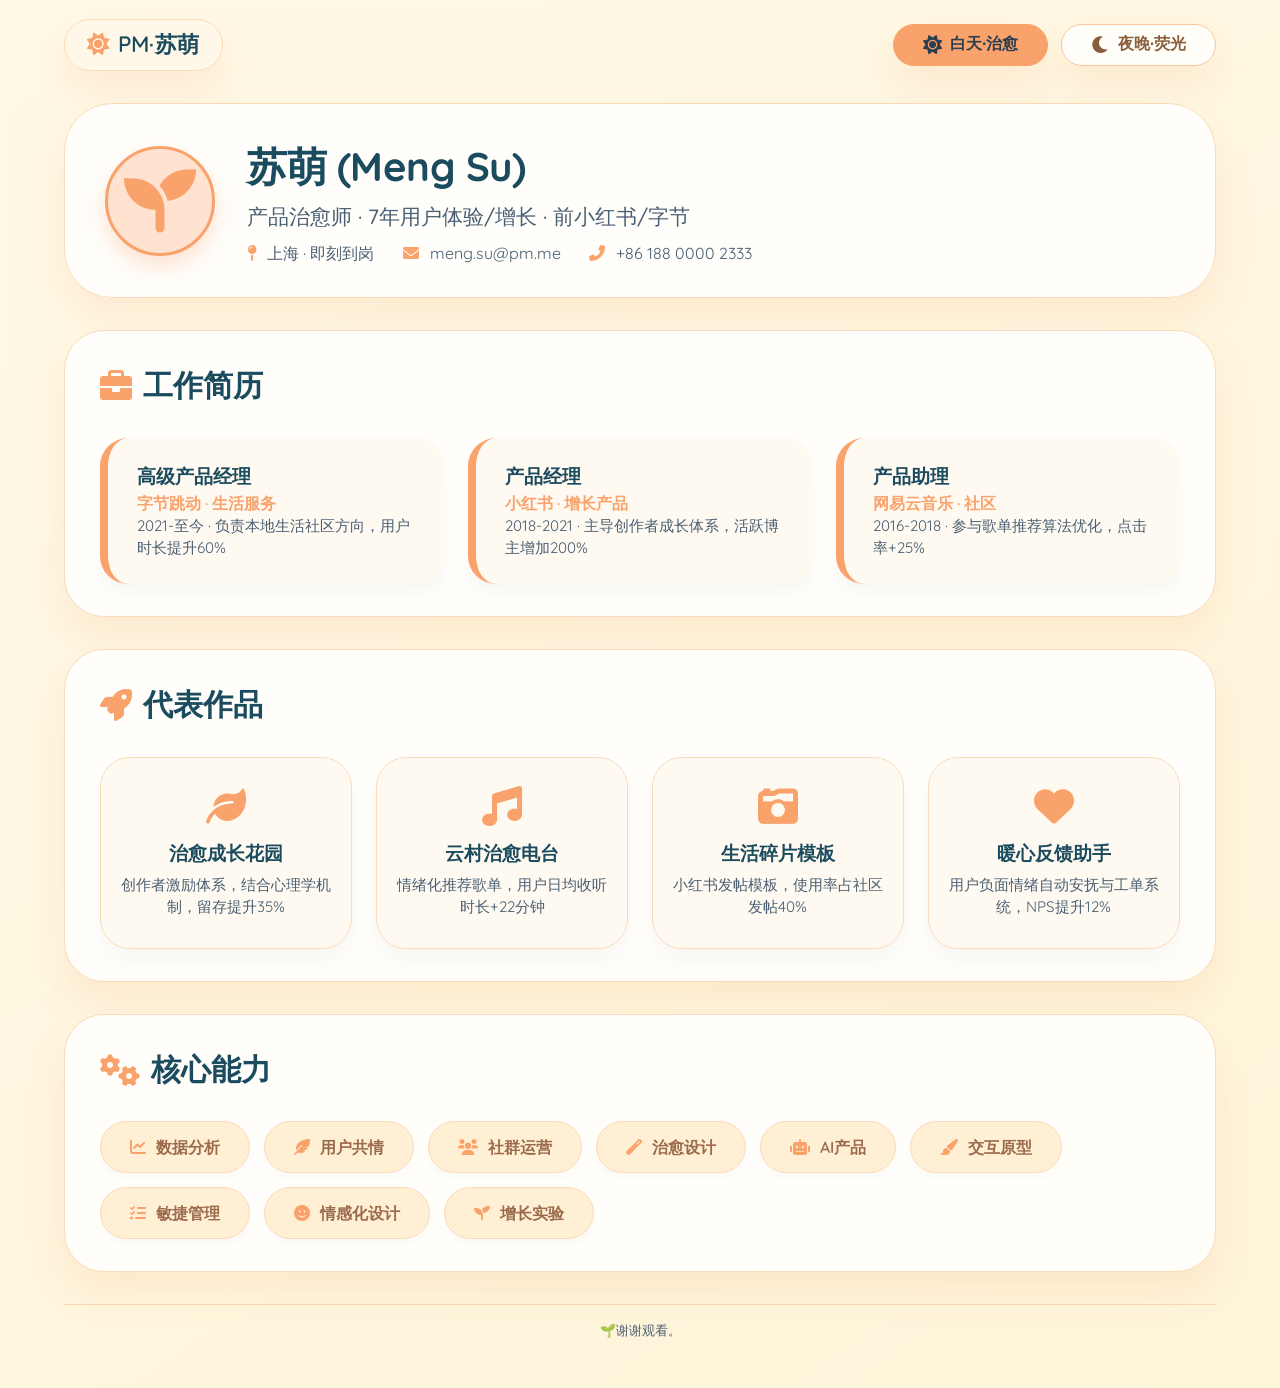
<file: index-3.html>
<!DOCTYPE html>
<html lang="en">
<head>
    <meta charset="UTF-8">
    <meta name="viewport" content="width=device-width, initial-scale=1.0, maximum-scale=1.5, user-scalable=yes">
    <title>产品经理面试 · 治愈系双模站（豆包SDK嵌入）</title>
    <!-- Font Awesome 6 (免费图标库) -->
    <link rel="stylesheet" href="https://cdnjs.cloudflare.com/ajax/libs/font-awesome/6.0.0-beta3/css/all.min.css">
    <!-- 圆润字体：Quicksand + 辅助 fallback -->
    <link rel="preconnect" href="https://fonts.googleapis.com">
    <link rel="preconnect" href="https://fonts.gstatic.com" crossorigin>
    <link href="https://fonts.googleapis.com/css2?family=Quicksand:wght@300;400;600;700&display=swap" rel="stylesheet">
    <style>
        * {
            margin: 0;
            padding: 0;
            box-sizing: border-box;
        }

        body {
            font-family: 'Quicksand', system-ui, -apple-system, sans-serif;
            line-height: 1.5;
            transition: background-color 0.2s ease, color 0.2s ease;
            min-height: 100vh;
            display: flex;
            flex-direction: column;
            align-items: center;
        }

        /* ----- 白天治愈系阳光主题 (浅色底+深色字体) ----- */
        :root {
            --bg-gradient: linear-gradient(145deg, #fff9e6 0%, #fef4d9 100%);
            --surface: rgba(255, 248, 235, 0.7);
            --card-bg: #ffffffd6;
            --text-primary: #2d3e4f;
            --text-secondary: #4a5f73;
            --heading-color: #1b4b5e;
            --accent: #f9a26c;          /* 暖橘色 */
            --accent-soft: #ffe2d0;
            --border-light: #fadab9;
            --shadow: 0 20px 35px rgba(249, 162, 108, 0.15);
            --tag-bg: #ffefd5;
            --tag-text: #9b6b4b;
            --btn-mode-bg: #ffffffcc;
            --btn-mode-border: #f9c49a;
            --btn-mode-color: #8b5e3c;
        }

        /* ----- 夜晚深色荧光主题 (深底+荧光字) ----- */
        body.dark-mode {
            --bg-gradient: linear-gradient(145deg, #0f172a 0%, #1a1f35 100%);
            --surface: #1e2740b3;
            --card-bg: #232e4ad9;
            --text-primary: #f0eefb;
            --text-secondary: #cbd5e1;
            --heading-color: #b3ff9e;      /* 荧光绿 */
            --accent: #aeff7e;               /* 荧光绿强调 */
            --accent-soft: #3f4d7a;
            --border-light: #5b6a9b;
            --shadow: 0 25px 40px rgba(0, 255, 200, 0.2);
            --tag-bg: #2f3b66;
            --tag-text: #d6ffbc;
            --btn-mode-bg: #2a3456;
            --btn-mode-border: #aeff7e;
            --btn-mode-color: #e3ffcf;
        }

        body {
            background: var(--bg-gradient);
            color: var(--text-primary);
            backdrop-filter: blur(2px);
        }

        .site-wrapper {
            max-width: 1200px;
            width: 100%;
            padding: 1.2rem 1.5rem 2rem;
        }

        /* 顶部栏：双模切换 + 治愈小标识 */
        .top-bar {
            display: flex;
            justify-content: space-between;
            align-items: center;
            flex-wrap: wrap;
            gap: 1rem;
            margin-bottom: 2rem;
        }
        .logo-area {
            font-weight: 600;
            font-size: 1.4rem;
            background: var(--surface);
            backdrop-filter: blur(10px);
            padding: 0.5rem 1.4rem;
            border-radius: 60px;
            box-shadow: var(--shadow);
            border: 1px solid var(--border-light);
            color: var(--heading-color);
            letter-spacing: 0.3px;
        }
        .mode-switch {
            display: flex;
            gap: 0.8rem;
        }
        .mode-btn {
            background: var(--btn-mode-bg);
            backdrop-filter: blur(4px);
            border: 1.8px solid var(--btn-mode-border);
            color: var(--btn-mode-color);
            padding: 0.6rem 1.8rem;
            border-radius: 50px;
            font-weight: 600;
            font-size: 1rem;
            cursor: pointer;
            transition: 0.2s;
            box-shadow: var(--shadow);
            display: inline-flex;
            align-items: center;
            gap: 8px;
        }
        .mode-btn i {
            font-size: 1.2rem;
        }
        .mode-btn.active {
            background: var(--accent);
            border-color: var(--accent);
            color: #2d3e4f;
        }
        body.dark-mode .mode-btn.active {
            color: #0f172a;
            background: #aeff7e;
            border-color: #aeff7e;
        }

        /* 个人资料卡 (治愈圆角大卡片) */
        .profile-card {
            background: var(--card-bg);
            backdrop-filter: blur(12px);
            border-radius: 48px;
            padding: 2rem 2.5rem;
            margin-bottom: 2rem;
            box-shadow: var(--shadow);
            border: 1px solid var(--border-light);
            display: flex;
            align-items: center;
            flex-wrap: wrap;
            gap: 2rem;
        }
        .avatar-icon {
            font-size: 4.5rem;
            color: var(--accent);
            background: var(--accent-soft);
            width: 110px;
            height: 110px;
            border-radius: 50%;
            display: flex;
            align-items: center;
            justify-content: center;
            border: 3px solid var(--accent);
            box-shadow: 0 10px 20px rgba(249,162,108,0.3);
        }
        .profile-info h1 {
            font-size: 2.5rem;
            font-weight: 700;
            color: var(--heading-color);
            letter-spacing: -0.5px;
            margin-bottom: 0.3rem;
        }
        .profile-info .title {
            font-size: 1.3rem;
            color: var(--text-secondary);
            margin-bottom: 0.6rem;
            font-weight: 500;
        }
        .profile-info .meta {
            display: flex;
            gap: 1.8rem;
            flex-wrap: wrap;
            color: var(--text-secondary);
            font-weight: 400;
        }
        .meta i {
            color: var(--accent);
            margin-right: 0.4rem;
        }

        /* 通用卡片 */
        .section-card {
            background: var(--card-bg);
            backdrop-filter: blur(12px);
            border-radius: 40px;
            padding: 2rem 2.2rem;
            margin-bottom: 2rem;
            box-shadow: var(--shadow);
            border: 1px solid var(--border-light);
        }
        .section-title {
            font-size: 1.9rem;
            font-weight: 600;
            color: var(--heading-color);
            margin-bottom: 1.8rem;
            display: flex;
            align-items: center;
            gap: 0.7rem;
        }
        .section-title i {
            color: var(--accent);
            font-size: 2rem;
        }

        /* 工作简历网格 */
        .resume-grid {
            display: grid;
            grid-template-columns: repeat(auto-fit, minmax(260px, 1fr));
            gap: 1.5rem;
        }
        .resume-item {
            background: var(--surface);
            backdrop-filter: blur(6px);
            padding: 1.5rem 1.8rem;
            border-radius: 28px;
            border-left: 8px solid var(--accent);
            box-shadow: 0 10px 15px rgba(0,0,0,0.03);
            transition: transform 0.2s;
        }
        .resume-item strong {
            color: var(--heading-color);
            font-weight: 700;
            display: block;
            font-size: 1.2rem;
        }
        .resume-item .company {
            color: var(--accent);
            font-weight: 600;
            margin: 0.5rem 0 0.5rem;
        }
        .resume-item .desc {
            color: var(--text-secondary);
            font-size: 0.95rem;
        }

        /* 个人作品卡片 */
        .portfolio-grid {
            display: grid;
            grid-template-columns: repeat(auto-fit, minmax(220px, 1fr));
            gap: 1.5rem;
        }
        .portfolio-item {
            background: var(--surface);
            backdrop-filter: blur(6px);
            border-radius: 30px;
            padding: 1.8rem 1.2rem;
            border: 1px solid var(--border-light);
            box-shadow: 0 12px 18px rgba(0,0,0,0.03);
            text-align: center;
            transition: all 0.2s;
        }
        .portfolio-item i {
            color: var(--accent);
            font-size: 2.5rem;
            margin-bottom: 0.8rem;
        }
        .portfolio-item h3 {
            color: var(--heading-color);
            font-weight: 700;
            margin-bottom: 0.4rem;
        }
        .portfolio-item p {
            color: var(--text-secondary);
            font-size: 0.95rem;
        }

        /* 核心能力标签 */
        .skills-container {
            display: flex;
            flex-wrap: wrap;
            gap: 0.9rem;
        }
        .skill-tag {
            background: var(--tag-bg);
            color: var(--tag-text);
            padding: 0.8rem 1.8rem;
            border-radius: 50px;
            font-weight: 600;
            font-size: 1rem;
            border: 1px solid var(--border-light);
            box-shadow: 0 6px 10px rgba(0,0,0,0.02);
            backdrop-filter: blur(2px);
        }
        .skill-tag i {
            margin-right: 6px;
            color: var(--accent);
        }

      /* ---------- AI对话助手区域 (豆包SDK预留) ---------- */
        .chat-sdk-container {
            background: var(--card-bg);
            border-radius: 28px;
            padding: 1.8rem;
            border: 1px solid var(--border-light);
            box-shadow: var(--shadow);
            margin-bottom: 1.5rem;
        }
        .chat-header {
            display: flex;
            align-items: center;
            gap: 8px;
            margin-bottom: 1.5rem;
        }
        .chat-header i {
            color: var(--accent);
            font-size: 2rem;
        }
        .chat-header h3 {
            color: var(--heading-color);
            font-weight: 600;
            font-size: 1.5rem;
        }
        .chat-header span {
            background: var(--tag-bg);
            color: var(--tag-text);
            padding: 0.2rem 1rem;
            border-radius: 40px;
            font-size: 0.8rem;
            margin-left: 0.5rem;
        }

        /* 模拟的静态聊天界面 (占位，用户会替换为豆包SDK) */
        .chat-mock {
            border: 2px dashed var(--accent);
            border-radius: 24px;
            padding: 1.2rem;
            background: var(--surface);
            margin-bottom: 1.5rem;
        }
        .mock-msgs {
            display: flex;
            flex-direction: column;
            gap: 12px;
            margin-bottom: 1rem;
            max-height: 240px;
            overflow-y: auto;
            padding: 0.2rem;
        }
        .msg {
            padding: 0.7rem 1.2rem;
            border-radius: 18px;
            max-width: 80%;
            word-break: break-word;
        }
        .msg.mock-user {
            align-self: flex-end;
            background: var(--chat-user-bg);
            color: var(--text-primary);
            border-bottom-right-radius: 4px;
        }
        .msg.mock-ai {
            align-self: flex-start;
            background: var(--chat-ai-bg);
            color: var(--text-primary);
            border-bottom-left-radius: 4px;
        }
        .mock-input {
            display: flex;
            gap: 0.5rem;
            background: var(--card-bg);
            border: 1px solid var(--chat-border);
            border-radius: 40px;
            padding: 0.4rem 0.4rem 0.4rem 1.2rem;
        }
        .mock-input input {
            flex: 1;
            background: transparent;
            border: none;
            color: var(--text-primary);
            outline: none;
            font-family: 'Inter', sans-serif;
        }
        .mock-input button {
            background: var(--accent);
            border: none;
            color: var(--surface);
            padding: 0.5rem 1.2rem;
            border-radius: 40px;
            font-weight: 600;
            cursor: default;
            opacity: 0.8;
        }
        .sdk-placeholder-note {
            font-size: 0.9rem;
            background: var(--tag-bg);
            padding: 1rem;
            border-radius: 16px;
            color: var(--tag-text);
            border: 1px solid var(--border-light);
        }
        .sdk-placeholder-note code {
            background: var(--surface);
            padding: 0.2rem 0.5rem;
            border-radius: 8px;
            color: var(--accent);
        }

        /* 移动端优化 */
        @media (max-width: 600px) {
            .site-wrapper { padding: 0.8rem 1rem; }
            .profile-card { flex-direction: column; align-items: flex-start; padding: 1.8rem; }
            .avatar-icon { width: 80px; height: 80px; font-size: 3rem; }
            .profile-info h1 { font-size: 2rem; }
            .section-title { font-size: 1.6rem; }
            .resume-grid, .portfolio-grid { grid-template-columns: 1fr; }
            .mode-switch { justify-content: center; width: 100%; }
            .top-bar { flex-direction: column; align-items: stretch; }
        }
    </style>
</head>
<body class=""> <!-- 默认 light-mode (无dark-mode类) -->
    <div class="site-wrapper">
        <!-- 顶部：双模切换 (治愈阳光/夜晚荧光) -->
        <div class="top-bar">
            <div class="logo-area">
                <i class="fas fa-sun" style="color: var(--accent); margin-right: 8px;"></i>PM·苏萌
            </div>
            <div class="mode-switch">
                <button class="mode-btn active" id="lightModeBtn"><i class="fas fa-sun"></i> 白天·治愈</button>
                <button class="mode-btn" id="darkModeBtn"><i class="fas fa-moon"></i> 夜晚·荧光</button>
            </div>
        </div>

        <!-- 个人资料卡片 (占位信息，请替换) -->
        <div class="profile-card">
            <div class="avatar-icon">
                <i class="fas fa-seedling"></i> <!-- 治愈系萌芽图标 -->
            </div>
            <div class="profile-info">
                <h1>苏萌 (Meng Su)</h1>
                <div class="title">产品治愈师 · 7年用户体验/增长 · 前小红书/字节</div>
                <div class="meta">
                    <span><i class="fas fa-map-pin"></i> 上海 · 即刻到岗</span>
                    <span><i class="fas fa-envelope"></i> meng.su@pm.me</span>
                    <span><i class="fas fa-phone-alt"></i> +86 188 0000 2333</span>
                </div>
            </div>
        </div>

        <!-- 工作简历 -->
        <div class="section-card">
            <div class="section-title">
                <i class="fas fa-briefcase"></i> 工作简历
            </div>
            <div class="resume-grid">
                <div class="resume-item">
                    <strong>高级产品经理</strong>
                    <span class="company">字节跳动 · 生活服务</span>
                    <div class="desc">2021-至今 · 负责本地生活社区方向，用户时长提升60%</div>
                </div>
                <div class="resume-item">
                    <strong>产品经理</strong>
                    <span class="company">小红书 · 增长产品</span>
                    <div class="desc">2018-2021 · 主导创作者成长体系，活跃博主增加200%</div>
                </div>
                <div class="resume-item">
                    <strong>产品助理</strong>
                    <span class="company">网易云音乐 · 社区</span>
                    <div class="desc">2016-2018 · 参与歌单推荐算法优化，点击率+25%</div>
                </div>
            </div>
        </div>

        <!-- 个人作品 -->
        <div class="section-card">
            <div class="section-title">
                <i class="fas fa-rocket"></i> 代表作品
            </div>
            <div class="portfolio-grid">
                <div class="portfolio-item">
                    <i class="fas fa-leaf"></i>
                    <h3>治愈成长花园</h3>
                    <p>创作者激励体系，结合心理学机制，留存提升35%</p>
                </div>
                <div class="portfolio-item">
                    <i class="fas fa-music"></i>
                    <h3>云村治愈电台</h3>
                    <p>情绪化推荐歌单，用户日均收听时长+22分钟</p>
                </div>
                <div class="portfolio-item">
                    <i class="fas fa-camera-retro"></i>
                    <h3>生活碎片模板</h3>
                    <p>小红书发帖模板，使用率占社区发帖40%</p>
                </div>
                <div class="portfolio-item">
                    <i class="fas fa-heart"></i>
                    <h3>暖心反馈助手</h3>
                    <p>用户负面情绪自动安抚与工单系统，NPS提升12%</p>
                </div>
            </div>
        </div>

        <!-- 核心业务能力 -->
        <div class="section-card">
            <div class="section-title">
                <i class="fas fa-cogs"></i> 核心能力
            </div>
            <div class="skills-container">
                <span class="skill-tag"><i class="fas fa-chart-line"></i> 数据分析</span>
                <span class="skill-tag"><i class="fas fa-feather-alt"></i> 用户共情</span>
                <span class="skill-tag"><i class="fas fa-users"></i> 社群运营</span>
                <span class="skill-tag"><i class="fas fa-magic"></i> 治愈设计</span>
                <span class="skill-tag"><i class="fas fa-robot"></i> AI产品</span>
                <span class="skill-tag"><i class="fas fa-paint-brush"></i> 交互原型</span>
                <span class="skill-tag"><i class="fas fa-tasks"></i> 敏捷管理</span>
                <span class="skill-tag"><i class="fas fa-smile"></i> 情感化设计</span>
                <span class="skill-tag"><i class="fas fa-seedling"></i> 增长实验</span>
            </div>
        </div>
<script src="https://lf-cdn.coze.cn/obj/unpkg/flow-platform/chat-app-sdk/1.2.0-beta.19/libs/cn/index.js"></script>
<script>
  new CozeWebSDK.WebChatClient({
    config: {
      bot_id: '7619173146226114596',
    },
    componentProps: {
      title: 'Coze',
    },
    auth: {
      type: 'token',
      token: 'pat_lTH7zIVUrtOBBurbr8cBDakNyN3GlO1LQNXlZwWrxxDBaISP1ocr6WGzxI5tyMdd',
      onRefreshToken: function () {
        return 'pat_lTH7zIVUrtOBBurbr8cBDakNyN3GlO1LQNXlZwWrxxDBaISP1ocr6WGzxI5tyMdd'
      }
    }
  });
</script>

        <!-- 底部占位替换说明 -->
        <div style="text-align: center; padding: 1rem; color: var(--text-secondary); border-top: 1px solid var(--border-light); font-size: 0.8rem;">
            🌱谢谢观看。
        </div>
    </div>



    <!-- 双模切换脚本 -->
    <script>
        (function() {
            const body = document.body;
            const lightBtn = document.getElementById('lightModeBtn');
            const darkBtn = document.getElementById('darkModeBtn');

            function setLightMode() {
                body.classList.remove('dark-mode');
                lightBtn.classList.add('active');
                darkBtn.classList.remove('active');
            }
            function setDarkMode() {
                body.classList.add('dark-mode');
                darkBtn.classList.add('active');
                lightBtn.classList.remove('active');
            }

            lightBtn.addEventListener('click', setLightMode);
            darkBtn.addEventListener('click', setDarkMode);

            // 初始状态：确保light高亮 (body无dark-mode)
            if (!body.classList.contains('dark-mode')) {
                lightBtn.classList.add('active');
                darkBtn.classList.remove('active');
            } else {
                darkBtn.classList.add('active');
                lightBtn.classList.remove('active');
            }
        })();
    </script>
</body>
</html>
</file>
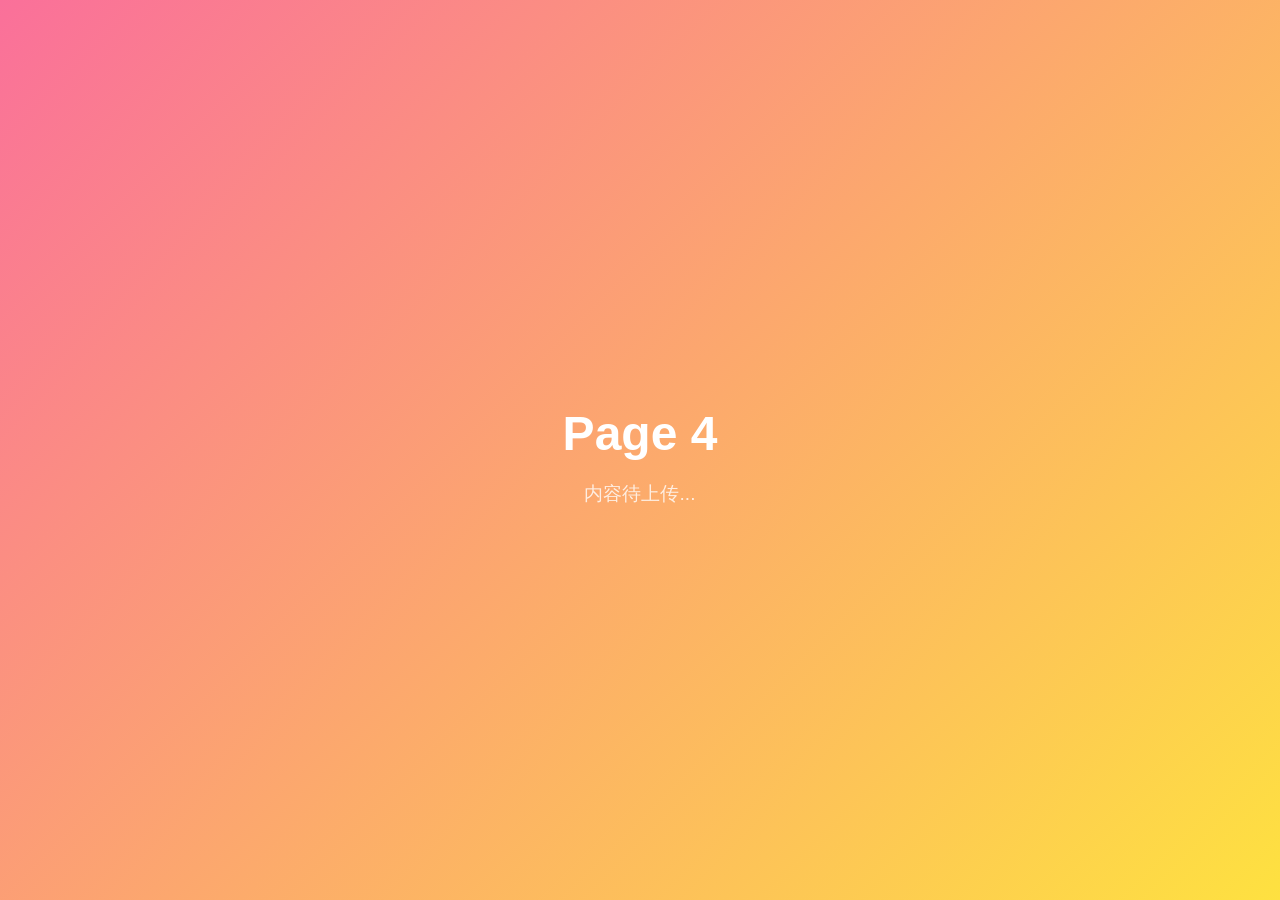
<file: index-4.html>
<!DOCTYPE html>
<html lang="zh-CN">
<head>
    <meta charset="UTF-8">
    <meta name="viewport" content="width=device-width, initial-scale=1.0">
    <title>Page 4</title>
    <style>
        body {
            font-family: 'Segoe UI', 'PingFang SC', sans-serif;
            display: flex;
            justify-content: center;
            align-items: center;
            min-height: 100vh;
            margin: 0;
            background: linear-gradient(135deg, #fa709a 0%, #fee140 100%);
            color: white;
        }
        .container {
            text-align: center;
        }
        h1 {
            font-size: 3rem;
            margin-bottom: 1rem;
        }
        p {
            font-size: 1.2rem;
            opacity: 0.8;
        }
    </style>
</head>
<body>
    <div class="container">
        <h1>Page 4</h1>
        <p>内容待上传...</p>
    </div>
</body>
</html>
</file>
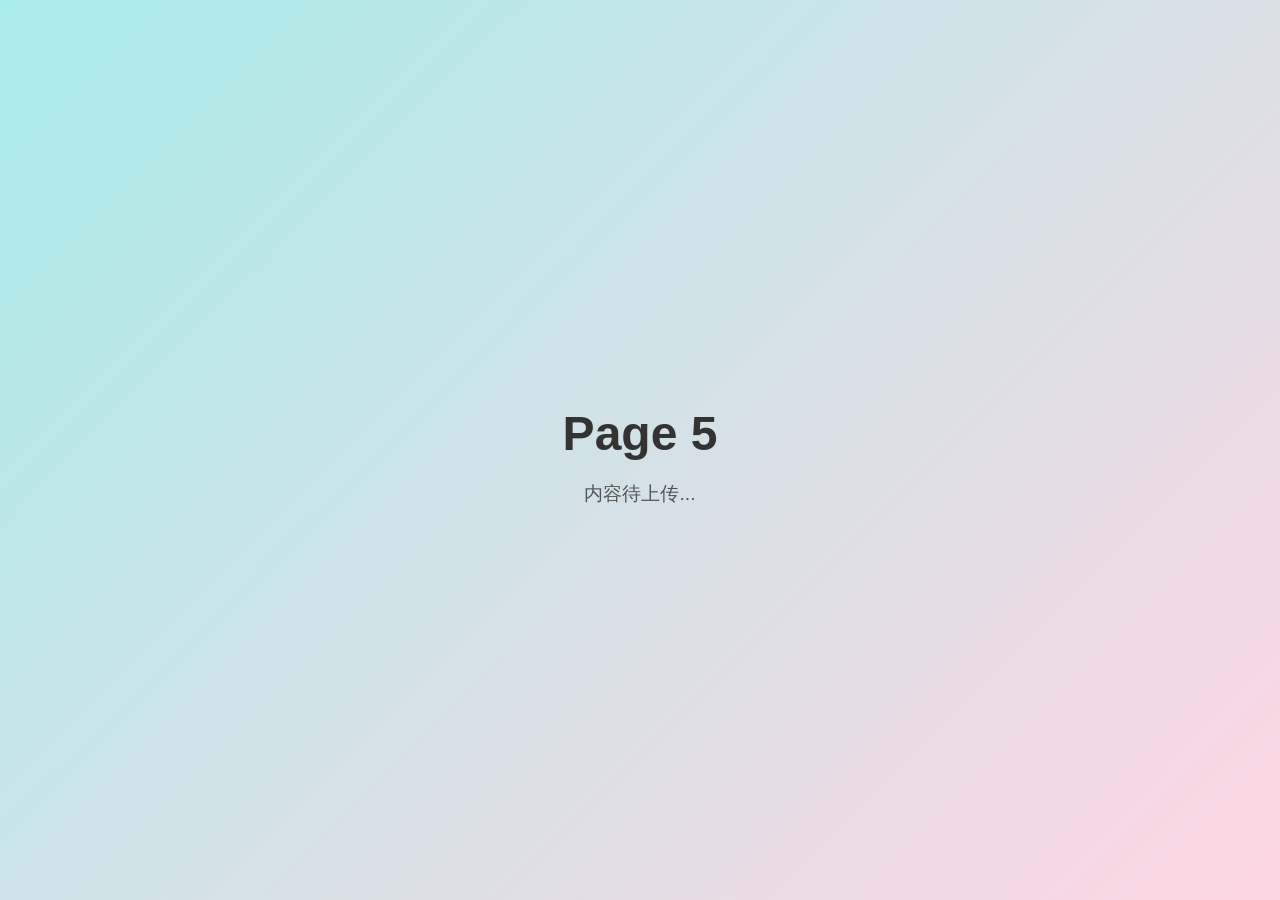
<file: index-5.html>
<!DOCTYPE html>
<html lang="zh-CN">
<head>
    <meta charset="UTF-8">
    <meta name="viewport" content="width=device-width, initial-scale=1.0">
    <title>Page 5</title>
    <style>
        body {
            font-family: 'Segoe UI', 'PingFang SC', sans-serif;
            display: flex;
            justify-content: center;
            align-items: center;
            min-height: 100vh;
            margin: 0;
            background: linear-gradient(135deg, #a8edea 0%, #fed6e3 100%);
            color: #333;
        }
        .container {
            text-align: center;
        }
        h1 {
            font-size: 3rem;
            margin-bottom: 1rem;
        }
        p {
            font-size: 1.2rem;
            opacity: 0.8;
        }
    </style>
</head>
<body>
    <div class="container">
        <h1>Page 5</h1>
        <p>内容待上传...</p>
    </div>
</body>
</html>
</file>
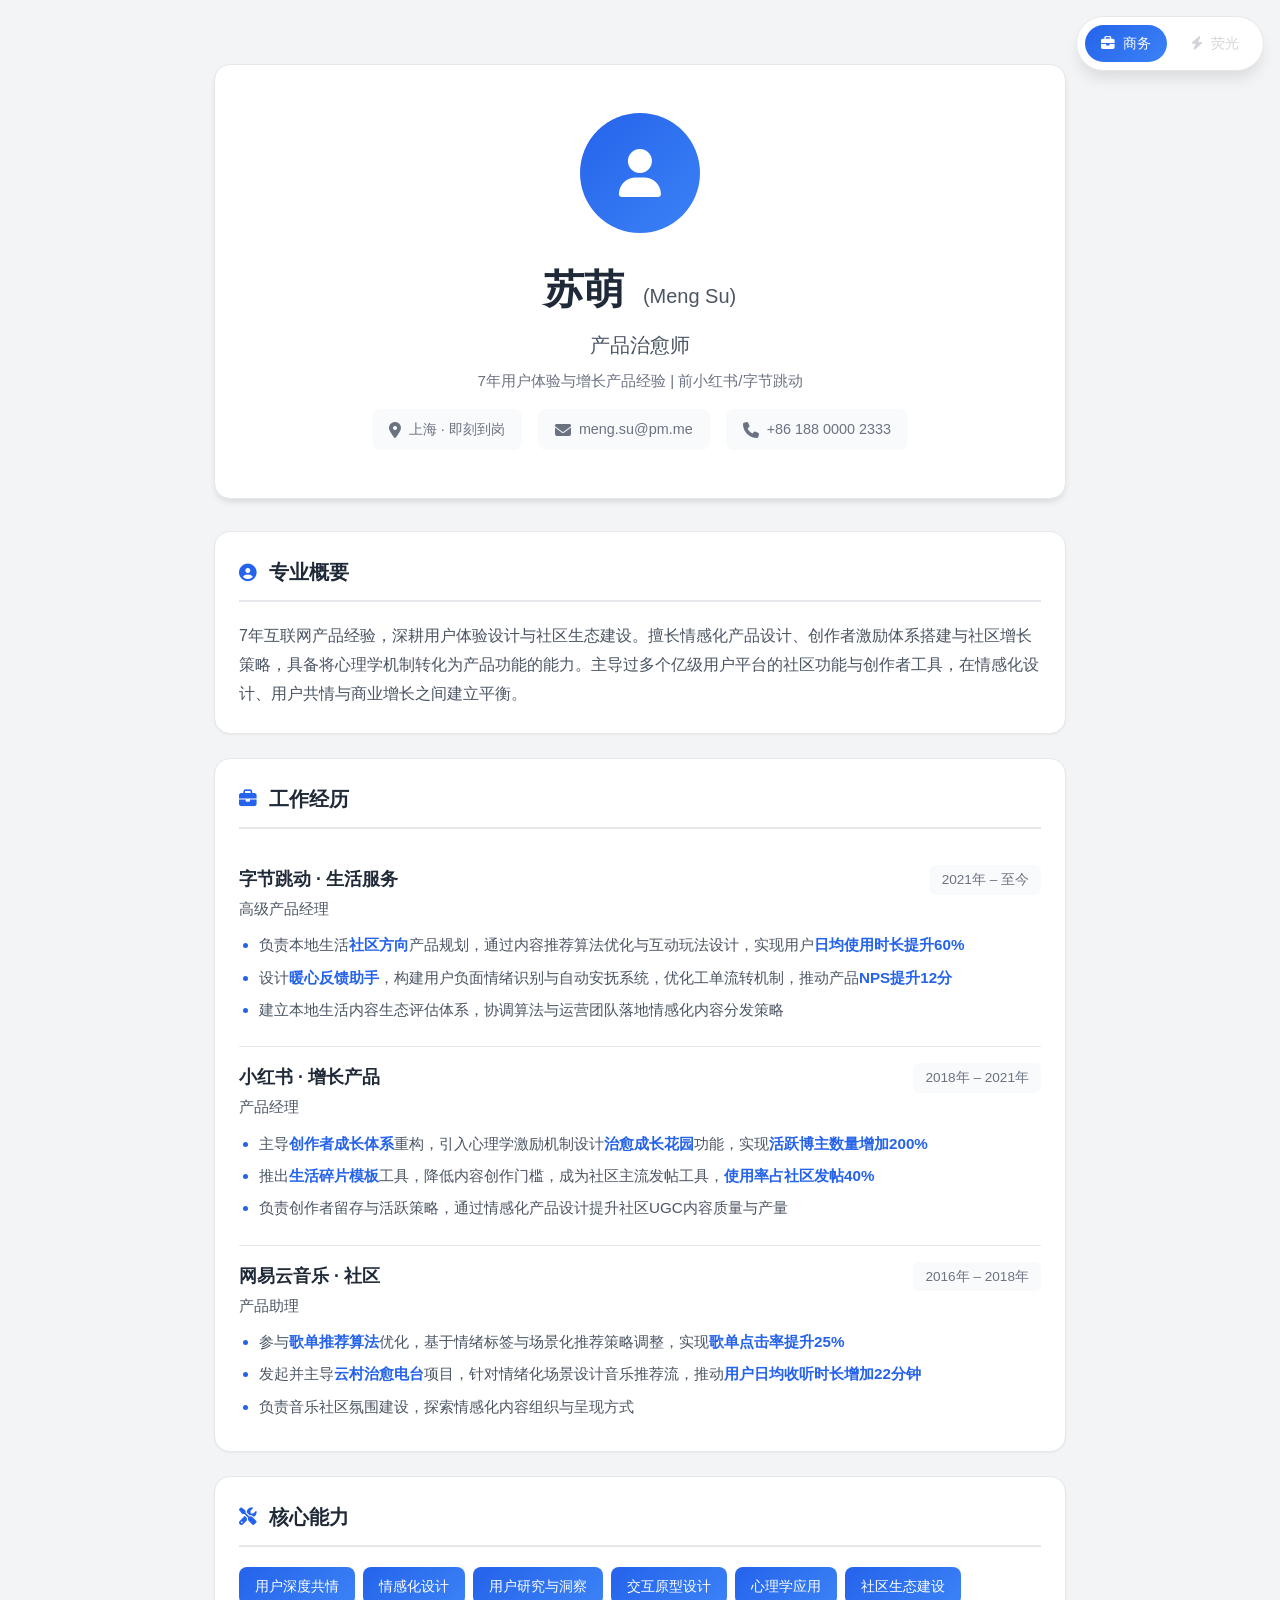
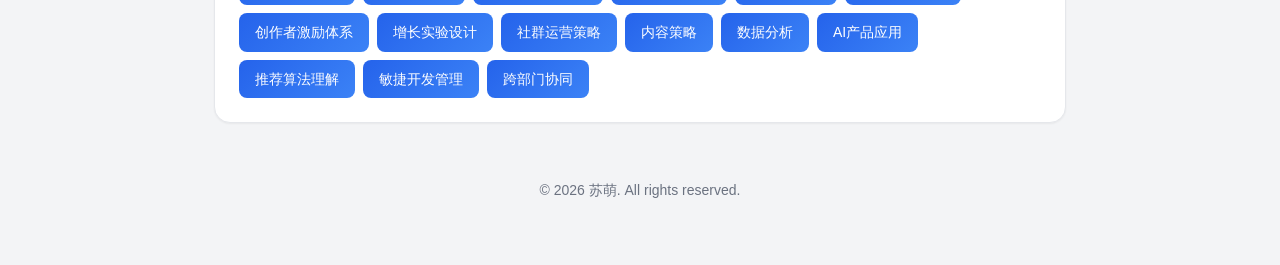
<file: su_meng.html>
<!DOCTYPE html>
<html lang="zh-CN">
<head>
    <meta charset="UTF-8">
    <meta name="viewport" content="width=device-width, initial-scale=1.0">
    <title>苏萌 - 产品治愈师</title>
    <link rel="stylesheet" href="style.css">
    <link rel="stylesheet" href="https://cdnjs.cloudflare.com/ajax/libs/font-awesome/6.4.0/css/all.min.css">
</head>
<body>
    <div class="container">
        <!-- 头部信息 -->
        <header class="header">
            <div class="avatar-placeholder">
                <i class="fas fa-user"></i>
            </div>
            <h1 class="name">苏萌 <span class="name-en">(Meng Su)</span></h1>
            <p class="title">产品治愈师</p>
            <p class="subtitle">7年用户体验与增长产品经验 | 前小红书/字节跳动</p>
            <div class="contact-info">
                <span class="contact-item">
                    <i class="fas fa-map-marker-alt"></i>
                    <span>上海 · 即刻到岗</span>
                </span>
                <a href="mailto:meng.su@pm.me" class="contact-item">
                    <i class="fas fa-envelope"></i>
                    <span>meng.su@pm.me</span>
                </a>
                <a href="tel:+86 188 0000 2333" class="contact-item">
                    <i class="fas fa-phone"></i>
                    <span>+86 188 0000 2333</span>
                </a>
            </div>
        </header>

        <!-- 个人简介 -->
        <section class="section">
            <h2 class="section-title">
                <i class="fas fa-user-circle"></i>
                专业概要
            </h2>
            <div class="section-content">
                <p class="summary">7年互联网产品经验，深耕用户体验设计与社区生态建设。擅长情感化产品设计、创作者激励体系搭建与社区增长策略，具备将心理学机制转化为产品功能的能力。主导过多个亿级用户平台的社区功能与创作者工具，在情感化设计、用户共情与商业增长之间建立平衡。</p>
            </div>
        </section>

        <!-- 工作经历 -->
        <section class="section">
            <h2 class="section-title">
                <i class="fas fa-briefcase"></i>
                工作经历
            </h2>
            <div class="section-content">
                
                <div class="item">
                    <div class="item-header">
                        <div class="item-main">
                            <h3 class="item-title">字节跳动 · 生活服务</h3>
                            <p class="item-subtitle">高级产品经理</p>
                        </div>
                        <div class="item-meta">
                            <span class="item-date">2021年 – 至今</span>
                        </div>
                    </div>
                    <ul class="item-list">
                        
                        <li>负责本地生活<strong>社区方向</strong>产品规划，通过内容推荐算法优化与互动玩法设计，实现用户<strong>日均使用时长提升60%</strong></li>
                        
                        <li>设计<strong>暖心反馈助手</strong>，构建用户负面情绪识别与自动安抚系统，优化工单流转机制，推动产品<strong>NPS提升12分</strong></li>
                        
                        <li>建立本地生活内容生态评估体系，协调算法与运营团队落地情感化内容分发策略</li>
                        
                    </ul>
                </div>
                
                <div class="item">
                    <div class="item-header">
                        <div class="item-main">
                            <h3 class="item-title">小红书 · 增长产品</h3>
                            <p class="item-subtitle">产品经理</p>
                        </div>
                        <div class="item-meta">
                            <span class="item-date">2018年 – 2021年</span>
                        </div>
                    </div>
                    <ul class="item-list">
                        
                        <li>主导<strong>创作者成长体系</strong>重构，引入心理学激励机制设计<strong>治愈成长花园</strong>功能，实现<strong>活跃博主数量增加200%</strong></li>
                        
                        <li>推出<strong>生活碎片模板</strong>工具，降低内容创作门槛，成为社区主流发帖工具，<strong>使用率占社区发帖40%</strong></li>
                        
                        <li>负责创作者留存与活跃策略，通过情感化产品设计提升社区UGC内容质量与产量</li>
                        
                    </ul>
                </div>
                
                <div class="item">
                    <div class="item-header">
                        <div class="item-main">
                            <h3 class="item-title">网易云音乐 · 社区</h3>
                            <p class="item-subtitle">产品助理</p>
                        </div>
                        <div class="item-meta">
                            <span class="item-date">2016年 – 2018年</span>
                        </div>
                    </div>
                    <ul class="item-list">
                        
                        <li>参与<strong>歌单推荐算法</strong>优化，基于情绪标签与场景化推荐策略调整，实现<strong>歌单点击率提升25%</strong></li>
                        
                        <li>发起并主导<strong>云村治愈电台</strong>项目，针对情绪化场景设计音乐推荐流，推动<strong>用户日均收听时长增加22分钟</strong></li>
                        
                        <li>负责音乐社区氛围建设，探索情感化内容组织与呈现方式</li>
                        
                    </ul>
                </div>
                
            </div>
        </section>

        <!-- 核心能力 -->
        <section class="section">
            <h2 class="section-title">
                <i class="fas fa-tools"></i>
                核心能力
            </h2>
            <div class="section-content">
                <div class="skills-container">
                    
                    <span class="skill-tag">用户深度共情</span>
                    
                    <span class="skill-tag">情感化设计</span>
                    
                    <span class="skill-tag">用户研究与洞察</span>
                    
                    <span class="skill-tag">交互原型设计</span>
                    
                    <span class="skill-tag">心理学应用</span>
                    
                    <span class="skill-tag">社区生态建设</span>
                    
                    <span class="skill-tag">创作者激励体系</span>
                    
                    <span class="skill-tag">增长实验设计</span>
                    
                    <span class="skill-tag">社群运营策略</span>
                    
                    <span class="skill-tag">内容策略</span>
                    
                    <span class="skill-tag">数据分析</span>
                    
                    <span class="skill-tag">AI产品应用</span>
                    
                    <span class="skill-tag">推荐算法理解</span>
                    
                    <span class="skill-tag">敏捷开发管理</span>
                    
                    <span class="skill-tag">跨部门协同</span>
                    
                </div>
            </div>
        </section>

        <!-- 页脚 -->
        <footer class="footer">
            <p>© 2026 苏萌. All rights reserved.</p>
        </footer>
    </div>
    <script src="script.js"></script>
</body>
</html>
</file>
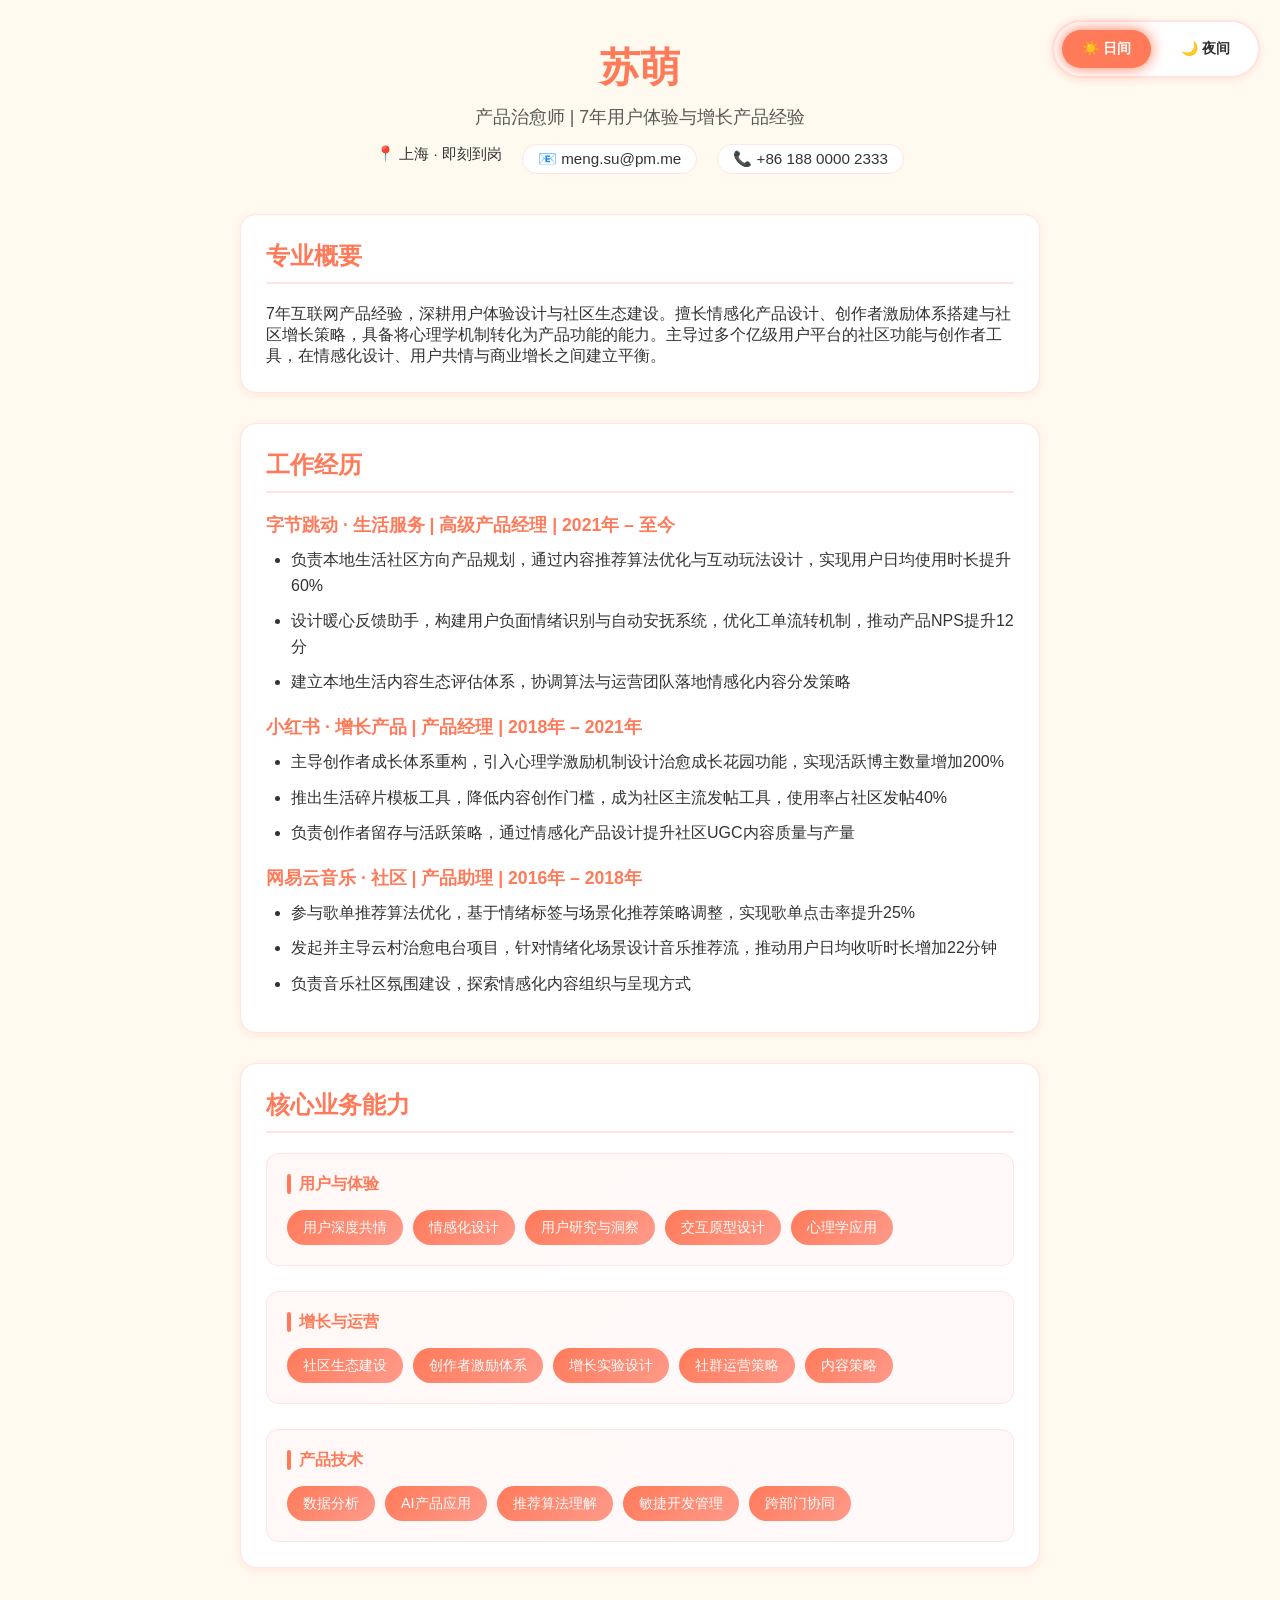
<file: su_meng_ai_v2.html>
<!DOCTYPE html>
<html lang="zh-CN">
<head>
    <meta charset="UTF-8">
    <meta name="viewport" content="width=device-width, initial-scale=1.0">
    <title>苏萌 - 产品治愈师</title>
    <style>
        :root {
            --main-color: #FF7A59;
            --text-color: #333;
            --background-color: #FFFAF0;
            --secondary-color: #FFC0CB;
            --card-bg: #fff;
            --accent: #FF6B6B;
            --font-family: -apple-system, BlinkMacSystemFont, 'Segoe UI', Roboto, sans-serif;
            --skill-bg: linear-gradient(135deg, #FF7A59, #FF9A8B);
            --skill-text: #fff;
            --border-color: #FFE4E1;
            --shadow: 0 2px 8px rgba(255, 122, 89, 0.15);
        }

        [data-theme="dark"] {
            --main-color: #FACC15;
            --text-color: #fff;
            --background-color: #0a0a0f;
            --secondary-color: #FDE047;
            --card-bg: #18181b;
            --accent: #FACC15;
            --skill-bg: linear-gradient(135deg, #FACC15, #FDE047);
            --skill-text: #0a0a0f;
            --border-color: rgba(250, 204, 21, 0.3);
            --shadow: 0 2px 8px rgba(250, 204, 21, 0.2), 0 0 20px rgba(250, 204, 21, 0.1);
        }

        * {
            margin: 0;
            padding: 0;
            box-sizing: border-box;
        }

        body {
            font-family: var(--font-family);
            color: var(--text-color);
            background-color: var(--background-color);
            padding: 20px;
            transition: all 0.3s ease;
            min-height: 100vh;
        }

        /* 主题切换按钮 - 明显的button样式 */
        .theme-switcher {
            position: fixed;
            top: 20px;
            right: 20px;
            z-index: 1000;
            display: flex;
            gap: 10px;
            background: var(--card-bg);
            padding: 8px;
            border-radius: 30px;
            box-shadow: var(--shadow);
            border: 2px solid var(--border-color);
        }

        .theme-btn {
            padding: 10px 20px;
            border: none;
            border-radius: 20px;
            font-size: 14px;
            font-weight: 600;
            cursor: pointer;
            transition: all 0.3s ease;
            background: transparent;
            color: var(--text-color);
        }

        .theme-btn:hover {
            background: var(--secondary-color);
            color: #fff;
        }

        .theme-btn.active {
            background: var(--main-color);
            color: #fff;
            box-shadow: 0 0 15px var(--main-color);
        }

        [data-theme="dark"] .theme-btn.active {
            box-shadow: 0 0 20px var(--main-color), 0 0 40px rgba(0, 255, 136, 0.3);
        }

        .container {
            max-width: 800px;
            margin: 0 auto;
        }

        header {
            text-align: center;
            margin-bottom: 40px;
            padding-top: 20px;
        }

        header h1 {
            font-size: 2.5rem;
            color: var(--main-color);
            margin-bottom: 10px;
        }

        header .subtitle {
            font-size: 1.1rem;
            color: var(--text-color);
            opacity: 0.8;
        }

        .contact-info {
            font-size: 0.95em;
            margin-top: 15px;
            display: flex;
            justify-content: center;
            gap: 20px;
            flex-wrap: wrap;
        }

        .contact-info a {
            text-decoration: none;
            color: var(--text-color);
            padding: 5px 15px;
            background: var(--card-bg);
            border-radius: 20px;
            border: 1px solid var(--border-color);
            transition: all 0.3s ease;
        }

        .contact-info a:hover {
            background: var(--main-color);
            color: #fff;
        }

        section {
            margin-bottom: 30px;
            background: var(--card-bg);
            padding: 25px;
            border-radius: 16px;
            box-shadow: var(--shadow);
            border: 1px solid var(--border-color);
        }

        h2 {
            color: var(--main-color);
            font-size: 1.5rem;
            margin-bottom: 20px;
            padding-bottom: 10px;
            border-bottom: 2px solid var(--border-color);
        }

        h3 {
            color: var(--main-color);
            font-size: 1.1rem;
            margin: 20px 0 10px;
        }

        ul {
            padding-left: 25px;
        }

        li {
            margin-bottom: 10px;
            line-height: 1.6;
        }

        /* 核心业务能力 - 科技感样式 */
        .skills-container {
            display: grid;
            gap: 25px;
        }

        .skill-category {
            position: relative;
            padding: 20px;
            border-radius: 12px;
            background: linear-gradient(135deg, rgba(255,122,89,0.05), rgba(255,192,203,0.1));
            border: 1px solid var(--border-color);
        }

        [data-theme="dark"] .skill-category {
            background: linear-gradient(135deg, rgba(0,255,136,0.05), rgba(0,204,255,0.1));
        }

        .skill-category-title {
            font-size: 1rem;
            font-weight: 600;
            color: var(--main-color);
            margin-bottom: 15px;
            display: flex;
            align-items: center;
            gap: 8px;
        }

        .skill-category-title::before {
            content: '';
            width: 4px;
            height: 20px;
            background: var(--main-color);
            border-radius: 2px;
        }

        [data-theme="dark"] .skill-category-title::before {
            box-shadow: 0 0 10px var(--main-color);
        }

        .skill-tags {
            display: flex;
            flex-wrap: wrap;
            gap: 10px;
        }

        .skill-tag {
            padding: 8px 16px;
            background: var(--skill-bg);
            color: var(--skill-text);
            border-radius: 20px;
            font-size: 0.9rem;
            font-weight: 500;
            transition: all 0.3s ease;
            cursor: default;
        }

        .skill-tag:hover {
            transform: translateY(-3px);
            box-shadow: 0 5px 15px rgba(255, 122, 89, 0.4);
        }

        [data-theme="dark"] .skill-tag:hover {
            box-shadow: 0 5px 20px rgba(0, 255, 136, 0.4), 0 0 30px rgba(0, 255, 136, 0.2);
        }

        @media screen and (max-width: 768px) {
            .container {
                padding: 10px;
            }
            
            .theme-switcher {
                top: 10px;
                right: 10px;
            }
            
            .theme-btn {
                padding: 8px 12px;
                font-size: 12px;
            }
            
            header h1 {
                font-size: 1.8rem;
            }
            
            .contact-info {
                flex-direction: column;
                align-items: center;
            }
        }
    </style>
</head>
<body>
    <div class="theme-switcher">
        <button class="theme-btn active" onclick="setTheme('light')">☀️ 日间</button>
        <button class="theme-btn" onclick="setTheme('dark')">🌙 夜间</button>
    </div>
    
    <div class="container">
        <header>
            <h1>苏萌</h1>
            <p class="subtitle">产品治愈师 | 7年用户体验与增长产品经验</p>
            <div class="contact-info">
                <span>📍 上海 · 即刻到岗</span>
                <a href="mailto:meng.su@pm.me">📧 meng.su@pm.me</a>
                <a href="tel:+8618800002333">📞 +86 188 0000 2333</a>
            </div>
        </header>

        <section>
            <h2>专业概要</h2>
            <p>7年互联网产品经验，深耕用户体验设计与社区生态建设。擅长情感化产品设计、创作者激励体系搭建与社区增长策略，具备将心理学机制转化为产品功能的能力。主导过多个亿级用户平台的社区功能与创作者工具，在情感化设计、用户共情与商业增长之间建立平衡。</p>
        </section>

        <section>
            <h2>工作经历</h2>
            <h3>字节跳动 · 生活服务 | 高级产品经理 | 2021年 – 至今</h3>
            <ul>
                <li>负责本地生活社区方向产品规划，通过内容推荐算法优化与互动玩法设计，实现用户日均使用时长提升60%</li>
                <li>设计暖心反馈助手，构建用户负面情绪识别与自动安抚系统，优化工单流转机制，推动产品NPS提升12分</li>
                <li>建立本地生活内容生态评估体系，协调算法与运营团队落地情感化内容分发策略</li>
            </ul>
            <h3>小红书 · 增长产品 | 产品经理 | 2018年 – 2021年</h3>
            <ul>
                <li>主导创作者成长体系重构，引入心理学激励机制设计治愈成长花园功能，实现活跃博主数量增加200%</li>
                <li>推出生活碎片模板工具，降低内容创作门槛，成为社区主流发帖工具，使用率占社区发帖40%</li>
                <li>负责创作者留存与活跃策略，通过情感化产品设计提升社区UGC内容质量与产量</li>
            </ul>
            <h3>网易云音乐 · 社区 | 产品助理 | 2016年 – 2018年</h3>
            <ul>
                <li>参与歌单推荐算法优化，基于情绪标签与场景化推荐策略调整，实现歌单点击率提升25%</li>
                <li>发起并主导云村治愈电台项目，针对情绪化场景设计音乐推荐流，推动用户日均收听时长增加22分钟</li>
                <li>负责音乐社区氛围建设，探索情感化内容组织与呈现方式</li>
            </ul>
        </section>

        <section>
            <h2>核心业务能力</h2>
            <div class="skills-container">
                <div class="skill-category">
                    <div class="skill-category-title">用户与体验</div>
                    <div class="skill-tags">
                        <span class="skill-tag">用户深度共情</span>
                        <span class="skill-tag">情感化设计</span>
                        <span class="skill-tag">用户研究与洞察</span>
                        <span class="skill-tag">交互原型设计</span>
                        <span class="skill-tag">心理学应用</span>
                    </div>
                </div>
                <div class="skill-category">
                    <div class="skill-category-title">增长与运营</div>
                    <div class="skill-tags">
                        <span class="skill-tag">社区生态建设</span>
                        <span class="skill-tag">创作者激励体系</span>
                        <span class="skill-tag">增长实验设计</span>
                        <span class="skill-tag">社群运营策略</span>
                        <span class="skill-tag">内容策略</span>
                    </div>
                </div>
                <div class="skill-category">
                    <div class="skill-category-title">产品技术</div>
                    <div class="skill-tags">
                        <span class="skill-tag">数据分析</span>
                        <span class="skill-tag">AI产品应用</span>
                        <span class="skill-tag">推荐算法理解</span>
                        <span class="skill-tag">敏捷开发管理</span>
                        <span class="skill-tag">跨部门协同</span>
                    </div>
                </div>
            </div>
        </section>
    </div>

    <script>
        function setTheme(theme) {
            if (theme === 'dark') {
                document.body.dataset.theme = 'dark';
            } else {
                delete document.body.dataset.theme;
            }
            
            // 更新按钮状态
            document.querySelectorAll('.theme-btn').forEach(btn => {
                btn.classList.remove('active');
            });
            event.target.classList.add('active');
            
            // 保存偏好
            localStorage.setItem('theme', theme);
        }

        // 初始化主题
        const savedTheme = localStorage.getItem('theme');
        if (savedTheme === 'dark') {
            document.body.dataset.theme = 'dark';
            document.querySelectorAll('.theme-btn')[1].classList.add('active');
            document.querySelectorAll('.theme-btn')[0].classList.remove('active');
        }
    </script>
</body>
</html>
</file>
<file: style.css>
/* ========================================
   Resume-to-Web Template Styles
   Version: 1.0 - Simple & Clean
   =========================================== */

/* 商务浅色风格 - 默认 */
:root {
    --primary-color: #2563eb;
    --primary-dark: #1d4ed8;
    --primary-light: #3b82f6;
    --text-primary: #1f2937;
    --text-secondary: #4b5563;
    --text-muted: #6b7280;
    --bg-page: #f3f4f6;
    --bg-card: #ffffff;
    --bg-secondary: #f9fafb;
    --border-color: #e5e7eb;
    --shadow-sm: 0 1px 2px rgba(0, 0, 0, 0.05);
    --shadow-md: 0 4px 6px -1px rgba(0, 0, 0, 0.1);
    --shadow-lg: 0 10px 15px -3px rgba(0, 0, 0, 0.1);
    --accent-gradient: linear-gradient(135deg, #2563eb, #3b82f6);
    --accent-glow: none;
    --card-border: 1px solid var(--border-color);
    --radius-sm: 0.375rem;
    --radius-md: 0.5rem;
    --radius-lg: 1rem;
    --transition: all 0.2s ease;
}

/* 荧光深色风格 */
[data-theme="neon"] {
    --primary-color: #FACC15;
    --primary-dark: #EAB308;
    --primary-light: #FDE047;
    --text-primary: #ffffff;
    --text-secondary: #d4d4d8;
    --text-muted: #a1a1aa;
    --bg-page: #0a0a0f;
    --bg-card: #18181b;
    --bg-secondary: #1f1f23;
    --border-color: #27272a;
    --shadow-sm: 0 1px 2px rgba(0, 0, 0, 0.3);
    --shadow-md: 0 4px 6px -1px rgba(0, 0, 0, 0.5);
    --shadow-lg: 0 10px 25px -3px rgba(0, 0, 0, 0.6);
    --accent-gradient: linear-gradient(135deg, #FACC15, #FDE047);
    --accent-glow: 0 0 20px rgba(250, 204, 21, 0.4);
    --card-border: 1px solid rgba(250, 204, 21, 0.3);
}

/* Reset & Base */
* { margin: 0; padding: 0; box-sizing: border-box; }
html { scroll-behavior: smooth; }

body {
    font-family: -apple-system, BlinkMacSystemFont, 'Segoe UI', Roboto, 'Helvetica Neue', Arial, 'Noto Sans SC', sans-serif;
    background-color: var(--bg-page);
    color: var(--text-primary);
    line-height: 1.6;
    font-size: 16px;
    transition: var(--transition);
}

/* Theme Switcher */
.theme-switcher {
    position: fixed;
    top: 1rem;
    right: 1rem;
    z-index: 1000;
    display: flex;
    gap: 0.5rem;
    background: var(--bg-card);
    padding: 0.5rem;
    border-radius: 50px;
    box-shadow: var(--shadow-lg);
    border: var(--card-border);
}

.theme-btn {
    display: flex;
    align-items: center;
    gap: 0.5rem;
    padding: 0.6rem 1rem;
    border: none;
    border-radius: 50px;
    font-size: 0.85rem;
    font-weight: 500;
    cursor: pointer;
    transition: var(--transition);
    background: transparent;
    color: var(--text-secondary);
}

.theme-btn:hover { background: var(--bg-secondary); }
.theme-btn.active {
    background: var(--accent-gradient);
    color: white;
    box-shadow: var(--accent-glow);
}

@media (max-width: 640px) {
    .theme-switcher { top: 0.5rem; right: 0.5rem; }
    .theme-btn { padding: 0.5rem 0.75rem; font-size: 0.8rem; }
    .theme-btn span { display: none; }
}

/* Container */
.container {
    max-width: 900px;
    margin: 0 auto;
    padding: 4rem 1.5rem 2rem;
}

@media (max-width: 640px) {
    .container { padding: 5rem 1rem 2rem; }
}

/* Header */
.header {
    text-align: center;
    padding: 3rem 2rem;
    background: var(--bg-card);
    border-radius: var(--radius-lg);
    box-shadow: var(--shadow-md);
    margin-bottom: 2rem;
    border: var(--card-border);
    transition: var(--transition);
    position: relative;
    overflow: hidden;
}

[data-theme="neon"] .header::before {
    content: '';
    position: absolute;
    top: 0; left: 0; right: 0;
    height: 3px;
    background: var(--accent-gradient);
    box-shadow: var(--accent-glow);
}

.avatar-placeholder {
    width: 120px;
    height: 120px;
    border-radius: 50%;
    background: var(--accent-gradient);
    display: flex;
    align-items: center;
    justify-content: center;
    margin: 0 auto 1.5rem;
    box-shadow: var(--shadow-lg), var(--accent-glow);
}

.avatar-placeholder i { font-size: 3rem; color: white; }

.name {
    font-size: 2.5rem;
    font-weight: 700;
    color: var(--text-primary);
    margin-bottom: 0.5rem;
}

[data-theme="neon"] .name { text-shadow: 0 0 30px rgba(0, 255, 136, 0.3); }

.name-en {
    font-size: 0.5em;
    color: var(--text-secondary);
    font-weight: 400;
    margin-left: 0.5rem;
}

.title {
    font-size: 1.25rem;
    color: var(--text-secondary);
    margin-bottom: 0.5rem;
    font-weight: 500;
}

.subtitle {
    font-size: 0.95rem;
    color: var(--text-muted);
    margin-bottom: 1rem;
}

.contact-info {
    display: flex;
    flex-wrap: wrap;
    justify-content: center;
    gap: 1rem;
}

.contact-item {
    display: inline-flex;
    align-items: center;
    gap: 0.5rem;
    color: var(--text-muted);
    text-decoration: none;
    font-size: 0.9rem;
    padding: 0.5rem 1rem;
    background: var(--bg-secondary);
    border-radius: var(--radius-md);
    transition: var(--transition);
    border: 1px solid transparent;
}

.contact-item:hover {
    color: var(--primary-color);
    background: var(--bg-card);
    border-color: var(--primary-color);
    transform: translateY(-2px);
}

.contact-item i { font-size: 1rem; }

/* Sections */
.section {
    background: var(--bg-card);
    border-radius: var(--radius-lg);
    padding: 1.5rem;
    margin-bottom: 1.5rem;
    box-shadow: var(--shadow-sm);
    border: var(--card-border);
    transition: var(--transition);
}

.section-title {
    display: flex;
    align-items: center;
    gap: 0.75rem;
    font-size: 1.25rem;
    font-weight: 600;
    color: var(--text-primary);
    margin-bottom: 1.25rem;
    padding-bottom: 0.75rem;
    border-bottom: 2px solid var(--border-color);
}

.section-title i { color: var(--primary-color); font-size: 1.1rem; }
[data-theme="neon"] .section-title i { text-shadow: 0 0 10px currentColor; }

.section-content { color: var(--text-secondary); }

/* Items */
.item {
    padding: 1rem 0;
    border-bottom: 1px solid var(--border-color);
}

.item:last-child { border-bottom: none; padding-bottom: 0; }

.item-header {
    display: flex;
    justify-content: space-between;
    align-items: flex-start;
    gap: 1rem;
    flex-wrap: wrap;
}

.item-main { flex: 1; min-width: 200px; }

.item-title {
    font-size: 1.1rem;
    font-weight: 600;
    color: var(--text-primary);
    margin-bottom: 0.25rem;
}

.item-subtitle {
    font-size: 0.95rem;
    color: var(--text-secondary);
    font-weight: 500;
}

.item-meta { display: flex; align-items: center; gap: 0.75rem; }

.item-date {
    font-size: 0.85rem;
    color: var(--text-muted);
    white-space: nowrap;
    padding: 0.25rem 0.75rem;
    background: var(--bg-secondary);
    border-radius: var(--radius-sm);
}

.item-list {
    margin-top: 0.75rem;
    padding-left: 1.25rem;
    font-size: 0.95rem;
}

.item-list li { margin-bottom: 0.5rem; line-height: 1.6; }
.item-list li::marker { color: var(--primary-color); }
[data-theme="neon"] .item-list li::marker { text-shadow: 0 0 5px currentColor; }
.item-list li strong { color: var(--primary-color); font-weight: 600; }
[data-theme="neon"] .item-list li strong { text-shadow: 0 0 8px currentColor; }

/* Summary */
.summary {
    font-size: 1rem;
    line-height: 1.8;
}

/* Skills */
.skills-container {
    display: flex;
    flex-wrap: wrap;
    gap: 0.5rem;
}

.skill-tag {
    display: inline-block;
    padding: 0.5rem 1rem;
    background: var(--accent-gradient);
    color: white;
    border-radius: var(--radius-md);
    font-size: 0.875rem;
    font-weight: 500;
    transition: var(--transition);
}

.skill-tag:hover {
    transform: translateY(-2px);
    box-shadow: var(--shadow-md), var(--accent-glow);
}

/* Footer */
.footer {
    text-align: center;
    padding: 2rem 0;
    color: var(--text-muted);
    font-size: 0.875rem;
}

/* Animations */
@keyframes fadeIn {
    from { opacity: 0; transform: translateY(10px); }
    to { opacity: 1; transform: translateY(0); }
}

.section { animation: fadeIn 0.3s ease-out; }

/* Print */
@media print {
    .theme-switcher { display: none; }
    body { background: white; }
    .container { max-width: 100%; padding: 0; }
    .header, .section { box-shadow: none; border: 1px solid #e5e7eb; }
}

/* Responsive */
@media (max-width: 640px) {
    .name { font-size: 2rem; }
    .contact-info { flex-direction: column; align-items: stretch; }
    .contact-item { justify-content: center; }
    .item-header { flex-direction: column; gap: 0.5rem; }
}
</file>
